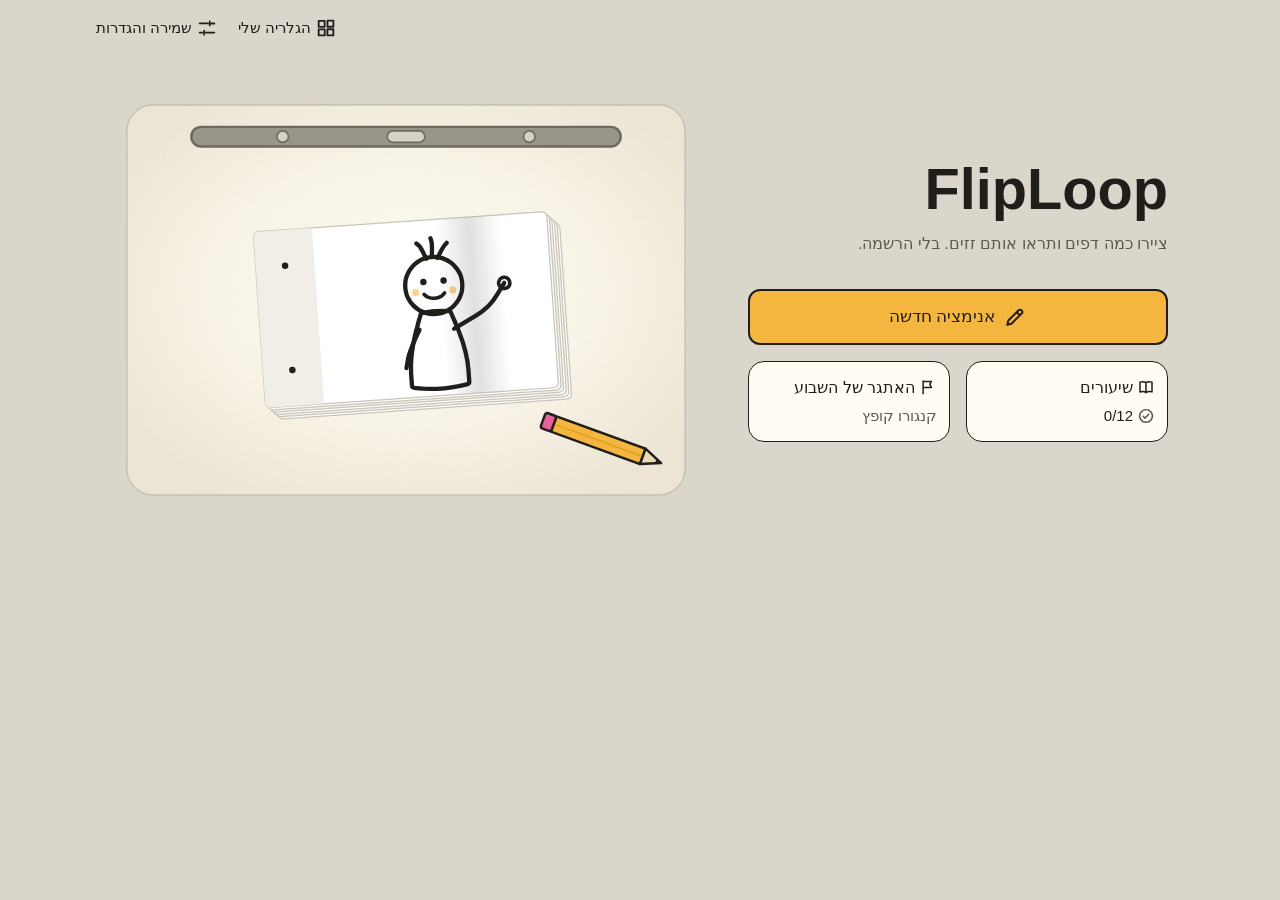
<file: site/index.html>
<!doctype html>
<html lang="he" dir="rtl" class="no-js">
<head>
  <meta charset="utf-8">
  <meta name="viewport" content="width=device-width, initial-scale=1, viewport-fit=cover">
  <!-- The same policy as the Content-Security-Policy header in _headers, minus frame-ancestors
       (a <meta> cannot carry it). Hosts without custom headers (GitHub Pages) get it from here.
       Change the three copies together (index.html, 404.html, _headers); tests/ws5.test.mjs compares them. -->
  <meta http-equiv="Content-Security-Policy" content="default-src 'self'; script-src 'self' 'sha256-0dXUpEIjyfU1AAQ4m0ayoZ0nXpY2UQUCuHsjKV94Ssk='; style-src 'self' 'unsafe-inline' https://fonts.googleapis.com; font-src https://fonts.gstatic.com; img-src 'self' blob: data:; media-src 'self' blob: data:; connect-src 'self' blob: data: https://fonts.googleapis.com https://fonts.gstatic.com; worker-src 'self'; manifest-src 'self'; object-src 'none'; base-uri 'self'; form-action 'self'">
  <title>FlipLoop · אנימציה בציור, דף אחרי דף</title>
  <meta name="description" content="ציירו כמה דפים ותראו אותם זזים. 12 שיעורי אנימציה, אתגר שבועי, ייצוא ל-GIF, לווידאו ולגיליון הדפסה. בלי הרשמה, והציורים נשמרים רק במכשיר שלכם.">
  <meta name="color-scheme" content="only light">
  <meta name="theme-color" content="#DAD6CC">
  <link rel="canonical" href="https://fliploop-app.netlify.app/">
  <meta property="og:type" content="website">
  <meta property="og:url" content="https://fliploop-app.netlify.app/">
  <meta property="og:title" content="FlipLoop">
  <meta property="og:description" content="ציירו כמה דפים ותראו אותם זזים. בלי הרשמה.">
  <meta property="og:image" content="https://fliploop-app.netlify.app/assets/og-image.png">
  <meta property="og:image:width" content="1200">
  <meta property="og:image:height" content="630">
  <meta property="og:image:alt" content="שולחן אור ועליו ספרון דפדוף עם דמות קטנה שמנופפת">
  <meta name="twitter:card" content="summary_large_image">
  <link rel="icon" href="assets/favicon.svg" type="image/svg+xml">
  <link rel="icon" href="assets/favicon.ico" sizes="32x32">
  <link rel="apple-touch-icon" href="assets/apple-touch-icon.png">
  <meta name="mobile-web-app-capable" content="yes">
  <meta name="apple-mobile-web-app-capable" content="yes">
  <meta name="apple-mobile-web-app-status-bar-style" content="default">
  <meta name="apple-mobile-web-app-title" content="FlipLoop">
  <meta name="application-name" content="FlipLoop">
  <link rel="manifest" href="manifest.webmanifest">
  <link rel="preconnect" href="https://fonts.googleapis.com">
  <link rel="preconnect" href="https://fonts.gstatic.com" crossorigin>
  <!-- Preloaded, not linked as a stylesheet: the fonts host must never hold back the first paint.
       js/fonts.js turns it into the stylesheet. tools/build-sw-manifest.mjs reads this href. -->
  <link rel="preload" as="style" href="https://fonts.googleapis.com/css2?family=Fredoka:wght@600&amp;family=Playpen+Sans+Hebrew:wght@700&amp;family=Rubik:wght@400;500;700&amp;display=swap" crossorigin>
  <noscript><link rel="stylesheet" href="https://fonts.googleapis.com/css2?family=Fredoka:wght@600&amp;family=Playpen+Sans+Hebrew:wght@700&amp;family=Rubik:wght@400;500;700&amp;display=swap" crossorigin></noscript>
  <link rel="stylesheet" href="css/style.css?v=12">
  <script type="module" src="js/fonts.js?v=12"></script>
  <script type="module" src="js/app.js?v=12"></script>
</head>
<body>
  <main id="main" class="app">
    <section class="screen screen--static">
      <div class="page home">
        <div class="home__text">
          <h1 class="display">FlipLoop</h1>
          <p class="home__subtitle muted">ציירו כמה דפים ותראו אותם זזים. בלי הרשמה.</p>
        </div>
      </div>
    </section>
  </main>
</body>
</html>
</file>
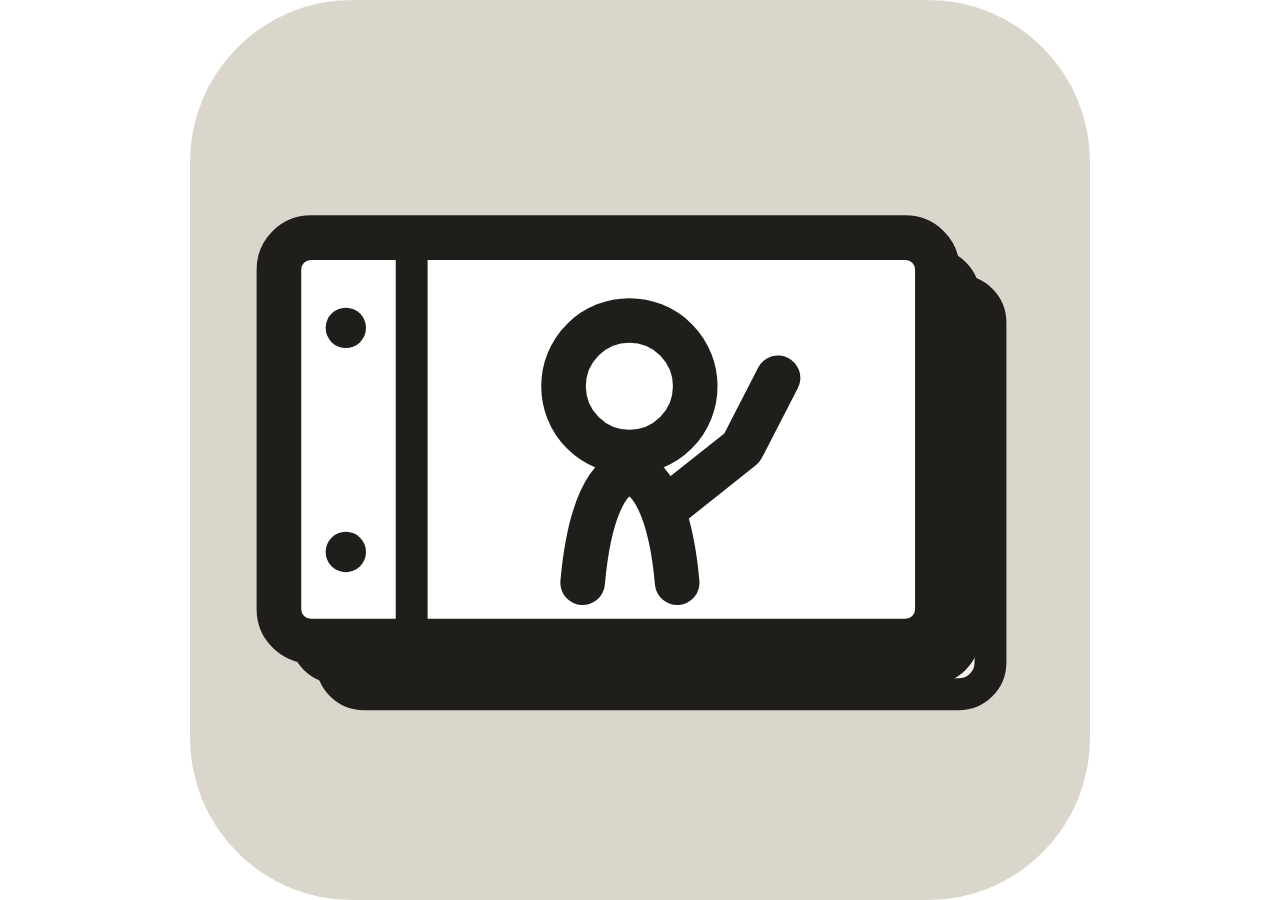
<file: tools/asset-gen.html>
<!doctype html>
<html lang="he" dir="rtl">
<head>
<meta charset="utf-8">
<title>FlipLoop asset generator</title>
<style>
  html, body { margin: 0; padding: 0; background: transparent; overflow: hidden; }
  #root { position: absolute; inset: 0; display: grid; place-items: center; }
</style>
</head>
<body>
<div id="root"></div>
<script type="module">
  // Renders one asset at the window size; headless Chrome screenshots it.
  // ?type=icon (manifest "any": rounded tile, transparent corners), ?type=maskable (full-bleed Desk,
  // glyph inside the central 80% safe zone), ?type=og (1200x630), ?type=favicon,
  // ?type=apple (180x180 apple-touch-icon: full-bleed Desk, square and fully opaque, with the glyph
  // as large as in "icon". iOS cuts the corners itself and paints any transparency black, so a
  // rounded tile with transparent corners shows dark slivers on the home screen.)
  import { lightTableSvg } from "../site/js/screens/home-art.js";
  const type = new URLSearchParams(location.search).get("type") || "icon";
  const root = document.getElementById("root");
  const rounded = type === "favicon" || type === "icon";
  const glyph = (inset) => `
    <svg xmlns="http://www.w3.org/2000/svg" viewBox="0 0 100 100" width="100%" height="100%">
      <rect width="100" height="100" fill="#DAD6CC" rx="${rounded ? 18 : 0}"/>
      <g transform="translate(50 50) scale(${inset}) translate(-50 -50)" fill="none" stroke="#1F1E1B" stroke-width="4.2" stroke-linecap="round" stroke-linejoin="round">
        <rect x="21" y="35" width="62" height="38" rx="3" fill="#F6F3EC" stroke-width="3"/>
        <rect x="18.5" y="32.5" width="62" height="38" rx="3" fill="#FFFFFF" stroke-width="3"/>
        <rect x="16" y="30" width="62" height="38" rx="3" fill="#FFFFFF"/>
        <path d="M28.5 30.2v37.6" stroke-width="3"/>
        <circle cx="22.3" cy="38.5" r="1.9" fill="#1F1E1B" stroke="none"/>
        <circle cx="22.3" cy="59.6" r="1.9" fill="#1F1E1B" stroke="none"/>
        <circle cx="49" cy="44" r="6.2"/>
        <path d="M44.6 62.5c.6-6.8 2.4-10.3 4.4-10.3s3.9 3.5 4.5 10.3"/>
        <path d="M52.8 55.2l6.8-5.4 3.4-6.6"/>
      </g>
    </svg>`;
  if (type === "og") {
    root.style.background = "#DAD6CC";
    root.innerHTML = `<div style="width:780px">${lightTableSvg()}</div>`;
    // Home light table with the flipbook on frame 4 (arm up), centred on Desk, no text.
  } else if (rounded || type === "apple") {
    root.innerHTML = glyph(1.18);
  } else {
    root.innerHTML = glyph(0.8 * 1.18);
  }
  document.body.dataset.ready = "1";
</script>
</body>
</html>
</file>
<file: site/css/style.css>
@layer reset, tokens, base, components, utilities;

/* ============ reset ============ */
@layer reset {
  *, *::before, *::after { box-sizing: border-box; }
  html, body { margin: 0; padding: 0; }
  h1, h2, h3, p, ol, ul, figure { margin: 0; padding: 0; }
  ul, ol { list-style: none; }
  button, input, select { font: inherit; color: inherit; }
  button { background: none; border: 0; padding: 0; cursor: pointer; }
  img, svg, canvas, video { display: block; max-width: 100%; }
  a { color: inherit; }
  dialog { padding: 0; border: 0; color: inherit; }
  fieldset { border: 0; margin: 0; padding: 0; min-width: 0; }
}

/* ============ tokens (Part B, paste-ready) ============ */
@layer tokens {
  :root {
    color-scheme: only light;
    --desk: #DAD6CC; --desk-rim: #C9C4B8; --glow: #FFFCF4; --glow-hover: #F3EEE2; --paper: #FFFFFF;
    --ink: #1F1E1B; --muted: #5E5A52; --disabled: #8A857B;
    --film: #1C1916; --on-film: #F1EBDD; --on-film-muted: #A89F8E; --edge-print: #C8B48A;
    --lamp: #F4B63F; --lamp-hover: #E3A21F;
    --success: #285E3C; --warn-text: #7A4B00; --warn-bg: #FBEFD3; --warn-rim: #E2C98F; --error: #B3261E;
    --onion-prev: #E0403A; --onion-next: #2F6BDB; --onion-a1: .30; --onion-a2: .15;
    --font-display: "Fredoka", "Rubik", "Segoe UI", "Arial Hebrew", sans-serif; /* Hebrew headings, print letterforms */
    --font-wordmark: "Playpen Sans Hebrew", "Rubik", "Segoe UI", sans-serif; /* Latin "FlipLoop" only */
    --fw-display: 600;
    --font-ui: "Rubik", "Segoe UI", "Arial Hebrew", "Noto Sans Hebrew", Arial, sans-serif;
    --fs-caption: .8125rem; --fs-body: 1rem; --fs-h3: 1.25rem; --fs-h2: 1.5625rem;
    --fs-h1: clamp(1.563rem, 1.43rem + .563vw, 1.953rem);
    --fs-display: clamp(2.438rem, 1.953rem + 2.066vw, 3.813rem);
    --lh-body: 1.7; --lh-head: 1.25; --lh-ui: 1.3;
    --s-4: 4px; --s-8: 8px; --s-16: 16px; --s-24: 24px; --s-32: 32px; --s-48: 48px; --s-64: 64px;
    --r-canvas: 4px; --r-control: 12px; --r-card: 16px; --r-sheet: 20px; --r-pill: 999px;
    --shadow-lift: 0 1px 2px rgba(28,25,22,.12), 0 4px 12px rgba(28,25,22,.10);
    --ease-enter: cubic-bezier(0,0,0,1); --ease-exit: cubic-bezier(.3,0,1,1);
    --ease-emph: cubic-bezier(.05,.7,.1,1);
    --t-press: 100ms; --t-state: 200ms; --t-sheet: 300ms; --t-focal: 240ms;
    --strip-h: 72px; --cell-w: 72px; --thumb-w: 64px; --thumb-h: 48px;
    --hole-w: 6px; --hole-h: 8px; --hole-pitch: 12px; --tool: 48px; --topbar: 48px; --playbar: 56px;
    --safe-b: env(safe-area-inset-bottom, 0px);
    --shade: 44px; --shade-h: 40px;
    --safe-t: env(safe-area-inset-top, 0px); --safe-l: env(safe-area-inset-left, 0px); --safe-r: env(safe-area-inset-right, 0px);
    --holes: url("data:image/svg+xml,%3Csvg xmlns='http://www.w3.org/2000/svg' width='12' height='8'%3E%3Crect x='3' y='0' width='6' height='8' rx='1.5' fill='%23DAD6CC'/%3E%3C/svg%3E");
  }
}

/* ============ base ============ */
@layer base {
  /* overscroll none: the Editor page does not scroll, so on Android a stray downward drag outside
     the canvas armed pull-to-refresh and reloaded the page in the middle of a drawing (J1 b). */
  html { -webkit-text-size-adjust: 100%; overscroll-behavior-y: none; }
  body {
    background: var(--desk); color: var(--ink);
    font: 400 var(--fs-body)/var(--lh-body) var(--font-ui); letter-spacing: 0;
    min-height: 100dvh; overflow-x: hidden; overscroll-behavior-y: none;
  }
  :focus-visible { outline: 3px solid var(--ink); outline-offset: 2px; }
  .film :focus-visible { outline-color: var(--lamp); }
  h1, h2, h3 { line-height: var(--lh-head); font-weight: 500; }
  .display { font: 700 var(--fs-display)/1.1 var(--font-wordmark); }
  .screen-h1 { font: var(--fw-display) var(--fs-h1)/var(--lh-head) var(--font-display); }
  .screen-h1:focus { outline: none; }
  .h2 { font-size: var(--fs-h2); font-weight: 500; }
  .h3 { font-size: var(--fs-h3); font-weight: 500; }
  .muted { color: var(--muted); }
  .small { font-size: var(--fs-caption); line-height: 1.5; }
  .num { font-variant-numeric: tabular-nums; direction: ltr; unicode-bidi: isolate; }
  .num-mix { font-variant-numeric: tabular-nums; }
  a { text-underline-offset: 3px; }
  input[type="text"] { font-size: 16px; }
}

/* ============ components ============ */
@layer components {
  /* ---- shell ---- */
  /* Safe areas (notch, home indicator, landscape side insets), mostly visible in the installed app.
     env() insets are physical, so these stay physical on purpose. */
  .app { min-height: 100dvh; padding: var(--safe-t) var(--safe-r) 0 var(--safe-l); }
  .screen { min-height: calc(100dvh - var(--safe-t)); display: flex; flex-direction: column; }
  .page { width: 100%; max-width: 1120px; margin-inline: auto; padding: var(--s-24) var(--s-16) var(--s-48); display: flex; flex-direction: column; gap: var(--s-16); }
  .pad { padding: var(--s-16); }
  @media (min-width: 768px) { .page { padding-inline: var(--s-24); } }
  @media (min-width: 1024px) { .page { padding: var(--s-48) var(--s-32) var(--s-64); } }

  .site-header { display: flex; align-items: center; justify-content: space-between; gap: var(--s-8); min-height: 56px; padding: 0 var(--s-8); max-width: 1120px; width: 100%; margin-inline: auto; }
  /* wraps: at 200% text the two Home links are wider than a phone, and the second one was pushed off screen */
  .site-header__nav { display: flex; flex-wrap: wrap; justify-content: flex-end; gap: var(--s-4); margin-inline-start: auto; }
  .wordmark { display: inline-flex; align-items: center; min-height: 44px; font: 700 1.5625rem/1 var(--font-wordmark); text-decoration: none; padding: var(--s-8); }
  .wordmark[hidden], .nav-link[hidden] { display: none; }
  /* Install link (PWA pass): icon only on narrow phones, so the three Home links stay one line each. */
  .nav-link { white-space: nowrap; }
  @media (max-width: 419px) {
    .nav-link--install span { position: absolute; width: 1px; height: 1px; overflow: hidden; clip-path: inset(50%); white-space: nowrap; }
  }
  @media (max-width: 359px) { .site-header .nav-link--install { display: none; } } /* no room; Settings still offers install */
  .site-header--screen .wordmark { margin-inline-start: auto; }
  .nav-link, .back { display: inline-flex; align-items: center; gap: var(--s-4); min-height: 44px; min-width: 44px; padding: 0 var(--s-8); border-radius: var(--r-control); text-decoration: none; font-weight: 500; font-size: .9375rem; }
  .nav-link:hover, .back:hover { background: var(--glow-hover); }
  .nav-link:active, .back:active { transform: translateY(1px); }
  [dir="rtl"] .icon--flip-rtl { transform: scaleX(-1); }
  .icon { flex: 0 0 auto; max-width: none; }

  /* ---- buttons ---- */
  .btn { display: inline-flex; align-items: center; justify-content: center; gap: var(--s-8); min-height: 48px; padding: 0 var(--s-24); border-radius: var(--r-control); font: 500 1.0625rem/1.2 var(--font-ui); text-decoration: none; transition: background-color 150ms, transform var(--t-press); text-align: center; }
  .btn:active { transform: translateY(1px); }
  .btn--primary { background: var(--lamp); color: var(--ink); border: 2px solid var(--ink); min-height: 56px; }
  .btn--primary:hover { background: var(--lamp-hover); }
  .btn--secondary { background: var(--glow); color: var(--ink); border: 1.5px solid var(--ink); }
  .btn--secondary:hover { background: var(--glow-hover); }
  .btn--tertiary { min-height: 44px; padding: 0 var(--s-8); text-decoration: underline; color: var(--ink); background: none; }
  .btn--danger { background: var(--error); color: #fff; border: 2px solid var(--error); }
  .btn--compact { min-height: 44px; padding: 0 var(--s-16); font-size: .9375rem; } /* 44: every tap target (R33) */
  .btn--block { width: 100%; }
  .btn--sheet { min-height: 48px; width: 100%; }
  .btn--hero { width: 100%; }
  .btn:disabled, .btn[aria-disabled="true"] { background: var(--desk); border: 1.5px dashed var(--disabled); color: var(--disabled); cursor: not-allowed; transform: none; }
  .btn--on-error { background: #fff; color: var(--error); border: 0; }
  .icon-btn { display: inline-grid; place-items: center; min-width: 44px; min-height: 44px; border-radius: var(--r-control); }
  .icon-btn:hover { background: var(--glow-hover); }
  .icon-btn:active { transform: scale(.94); }
  /* stretch: buttons in one row share one height, a 48px secondary beside a 56px primary grows (R36) */
  .row-actions { display: flex; flex-wrap: wrap; gap: var(--s-8); align-items: stretch; }
  .import-wrap { display: flex; }
  .import-wrap .btn { flex: 1 1 auto; }
  .chip { display: inline-flex; align-items: center; padding: 2px var(--s-8); border-radius: var(--r-pill); font-size: var(--fs-caption); font-weight: 500; line-height: 1.4; }
  .chip--ink { background: var(--ink); color: var(--glow); }
  .chip--outline { border: 1px solid var(--ink); }
  .pill { display: inline-block; padding: 2px var(--s-8); border-radius: var(--r-pill); font-size: var(--fs-caption); font-weight: 500; }
  .pill--lamp { background: var(--lamp); color: var(--ink); }
  .card { background: var(--glow); border: 1px solid var(--desk-rim); border-radius: var(--r-card); padding: var(--s-16); display: flex; flex-direction: column; gap: var(--s-12, 12px); }
  .card--center { max-width: 420px; margin: var(--s-48) auto; text-align: center; align-items: center; }
  .not-found { padding: var(--s-16); }

  /* ---- banners ---- */
  .banner { display: grid; grid-template-columns: auto 1fr; gap: var(--s-8) var(--s-16); align-items: start; padding: var(--s-16); border-radius: var(--r-card); position: relative; }
  .banner--warn { background: var(--warn-bg); border: 1px solid var(--warn-rim); color: var(--warn-text); }
  .banner--glow { background: var(--glow); border: 1px solid var(--desk-rim); }
  .banner__icon { margin-top: 2px; }
  .banner__text { display: flex; flex-direction: column; gap: 2px; padding-inline-end: 36px; }
  .banner__text p { font-size: .9375rem; line-height: 1.5; }
  .banner .btn { grid-column: 2; justify-self: start; }
  .banner__dismiss { position: absolute; inset-inline-end: 4px; top: 4px; }
  .banners { display: flex; flex-direction: column; gap: var(--s-8); }
  .banners:empty { display: none; }

  /* ---- home ---- */
  .home { gap: 0; padding-top: var(--s-8); }
  .home__text { display: flex; flex-direction: column; gap: var(--s-8); }
  .home__subtitle { font-size: 1rem; }
  .home__table { margin-top: var(--s-24); }
  /* The flipbook is a pause / play toggle (R37): the whole art is the button. */
  .home__table--toggle { position: relative; display: block; width: 100%; border-radius: var(--r-card); }
  /* bottom corner at the end side: the one empty spot of the table (the peg bar is on top, the pencil at the other bottom corner) */
  .home__paused { position: absolute; bottom: 12px; inset-inline-end: 12px; width: 32px; height: 32px; display: none; place-items: center; border-radius: 50%; background: var(--ink); color: var(--glow); }
  .home__table--toggle.is-paused .home__paused { display: grid; }
  .light-table { width: 100%; height: auto; }
  .home__actions { display: flex; flex-direction: column; gap: var(--s-16); margin-top: var(--s-32); }
  .home__cards { display: grid; grid-template-columns: 1fr 1fr; gap: var(--s-16); }
  /* 360px phones: 8px gutter gives each card 160px, so "האתגר של השבוע" (141px with icon) stays one line */
  @media (max-width: 374px) { .home__cards { gap: var(--s-8); } }
  /* 12px inside a 16px radius, like the other cards. Under 390px the inline padding stays 8px:
     "האתגר של השבוע" with its icon is 141px and a 360px phone gives the card 160px. */
  .home-card { display: flex; flex-direction: column; justify-content: center; gap: 2px; min-height: 72px; padding: 12px; background: var(--glow); border: 1.5px solid var(--ink); border-radius: var(--r-card); text-decoration: none; transition: background-color 150ms; }
  @media (max-width: 389px) { .home-card { padding-inline: var(--s-8); } }
  .home-card:hover { background: var(--glow-hover); }
  .home-card:active { transform: translateY(1px); }
  .home-card__title { display: flex; align-items: center; gap: var(--s-4); font-weight: 500; }
  .home-card__meta { display: flex; align-items: center; gap: var(--s-4); font-size: .9375rem; }
  /* The stamp glyph means "completed" on the Lessons path: Muted at 0/12, Success from the first stamp. */
  .home-card__meta .icon { color: var(--muted); }
  .home-card__meta--done .icon { color: var(--success); }
  .home__continue:empty, .home__w1:empty { display: none; }
  .home__w1 { margin-top: var(--s-8); }
  @media (min-width: 1024px) {
    .home { display: grid; grid-template-columns: 5fr 7fr; grid-template-areas: "text table" "actions table"; column-gap: var(--s-48); align-items: center; padding-top: var(--s-48); }
    .home__text { grid-area: text; align-self: end; }
    .home__table { grid-area: table; max-width: 560px; margin: 0; justify-self: center; width: 100%; }
    .home__actions { grid-area: actions; align-self: start; }
  }
  /* Landscape phone (R32): the same two columns, so the primary action is on the first screen.
     Text and actions take the wider column (two cards side by side need about 340px). */
  @media (orientation: landscape) and (max-height: 500px) and (max-width: 1023px) {
    .home { display: grid; grid-template-columns: minmax(0, 3fr) minmax(0, 2fr); grid-template-areas: "text table" "actions table"; column-gap: var(--s-24); align-items: start; padding-top: 0; padding-bottom: var(--s-16); }
    .home__text { grid-area: text; }
    .home__table { grid-area: table; margin: 0; align-self: start; }
    .home__actions { grid-area: actions; margin-top: var(--s-16); }
  }

  /* ---- editor shell ---- */
  .screen--editor { height: calc(100dvh - var(--safe-t)); min-height: 0; overflow: hidden; }
  .editor-loading { flex: 1; display: flex; flex-direction: column; justify-content: flex-end; gap: var(--s-16); padding-top: var(--s-16); text-align: center; }
  .skeleton-strip { display: flex; gap: 8px; height: var(--strip-h); padding: 12px 8px; background: var(--film) var(--holes) repeat-x 0 0 / 12px 8px; overflow: hidden; }
  .skeleton-cell { flex: 0 0 64px; height: 48px; border-radius: 2px; background: #2E2A25; animation: skeleton 1.2s ease-in-out infinite alternate; }
  @keyframes skeleton { to { background: #3B362F; } }
  .topbar { display: flex; align-items: center; gap: var(--s-4); height: var(--topbar); padding: 0 var(--s-8); flex: 0 0 auto; }
  .topbar > .back, .topbar > .btn, .topbar > .save-status { flex: 0 0 auto; }
  .topbar--plain { max-width: 1120px; width: 100%; margin-inline: auto; }
  .topbar__title { flex: 1 1 auto; min-width: 0; height: 44px; border: 1px solid transparent; border-radius: var(--r-control); background: transparent; padding: 0 var(--s-8); font: 500 16px/1 var(--font-ui); text-overflow: ellipsis; }
  .topbar__title:hover { border-color: var(--desk-rim); }
  /* From 768px the field is as wide as a name needs (about 28 characters), not the whole bar
     (it lit up as a 780px input for a 14-character name); status and Export stay at the end. */
  @media (min-width: 768px) {
    .topbar__title { flex: 0 1 calc(28ch + 2 * var(--s-8)); }
    .topbar > .save-status { margin-inline-start: auto; }
  }
  /* Under 400px Export goes icon-only (its aria-label names it) so the title field gets ~150px. */
  @media (max-width: 399px) {
    .topbar__export { min-width: 44px; padding: 0 var(--s-8); justify-content: center; }
    .topbar__export-label { display: none; }
    /* A lesson's title is longer than a free one ("שיעור 6: האצה והאטה" was cut at 320px). In a
       lesson the Back link is its arrow only here (its aria-label names it), and the field gives
       up 2px of padding a side. Ten of the twelve titles then fit from 320px up; lessons 4 and 5
       are longer than any phone's bar and keep their ellipsis. */
    .topbar__title { padding-inline: 6px; }
    .editor--lesson > .topbar > .back { justify-content: center; padding: 0; }
    .editor--lesson > .topbar > .back > span { position: absolute; width: 1px; height: 1px; overflow: hidden; clip-path: inset(50%); white-space: nowrap; }
  }
  .topbar__title:focus { background: var(--glow); border-color: var(--ink); outline: none; }
  .save-status { display: inline-flex; align-items: center; gap: 4px; min-height: 44px; padding: 0 var(--s-4); font-size: var(--fs-caption); font-weight: 500; color: var(--muted); white-space: nowrap; }
  .save-status--saved { color: var(--success); }
  .save-status--failed { color: var(--error); cursor: pointer; }
  .save-status:disabled { cursor: default; }
  /* Under 360px the status is its icon only; the words stay for screen readers (R39). */
  @media (max-width: 359px) {
    .save-status { min-width: 28px; justify-content: center; }
    .save-status--failed { min-width: 44px; } /* in this state it is a control (it leads to the red strip) */
    .save-status__btn { min-width: 44px; justify-content: center; } /* the button itself is the 44px target, not only its wrapper */
    .save-status > span, .save-status__btn > span { position: absolute; width: 1px; height: 1px; overflow: hidden; clip-path: inset(50%); white-space: nowrap; }
  }
  .w2-strip { display: flex; align-items: center; gap: var(--s-8); min-height: 32px; padding: 0 var(--s-16); background: var(--warn-bg); color: var(--warn-text); font-size: var(--fs-caption); font-weight: 500; flex: 0 0 auto; }
  .w2-strip[hidden], .w3-strip[hidden] { display: none; }
  .w2-strip__action { position: relative; margin-inline-start: auto; min-height: 32px; display: inline-flex; align-items: center; padding: 0 var(--s-8); font-weight: 500; }
  .w2-strip__action::before { content: ""; position: absolute; inset: -6px 0; } /* 44px hit area on a 32px strip */
  .w3-strip { display: flex; align-items: center; gap: var(--s-8); padding-block: var(--s-4); padding-inline: var(--s-16) var(--s-8); background: var(--error); color: #fff; font-size: .875rem; line-height: 1.35; font-weight: 500; flex: 0 0 auto; }
  .w3-strip__text { flex: 1; }
  .goal-strip { display: flex; align-items: center; gap: var(--s-8); min-height: 40px; margin: var(--s-8) var(--s-16) 0; padding: 0 var(--s-8); background: var(--glow); border: 1px solid var(--desk-rim); border-radius: var(--r-control); flex: 0 0 auto; }
  /* Wraps instead of ending in "…": a cut goal or hint is a lost instruction (narrow phones, large text). */
  .goal__text { flex: 1; min-width: 0; font-size: .875rem; font-weight: 500; line-height: 1.35; }
  /* fps numbers follow the text size only up to 20px, so "12" and "24" never touch at 200% text. */
  .fps-btn { font-size: min(1rem, 20px); }
  .goal__progress { font-size: var(--fs-caption); color: var(--muted); white-space: nowrap; }
  /* "התרגיל" button: opens the lesson steps (sheet on phone, anchored popover 1024-1279). Critic F3. */
  .goal__steps { position: relative; z-index: 1; display: inline-flex; align-items: center; gap: var(--s-4); height: 32px; padding-block: 0; padding-inline: 12px 10px; border: 1.5px solid var(--ink); border-radius: var(--r-pill); background: var(--glow); color: var(--ink); font: 500 .8125rem/1 var(--font-ui); white-space: nowrap; flex: 0 0 auto; }
  .goal__steps::before { content: ""; position: absolute; inset: -7.5px -5.5px; } /* 44px hit area: the inset is measured from the padding box, so 29 + 15 (it was 41); z-index 1 lifts it over the goal text and the editor body */
  .goal__steps:hover { background: var(--glow-hover); }
  .goal__steps:active { transform: translateY(1px); }
  .steps.lesson-steps__list { font-size: .9375rem; line-height: 1.6; margin: 0 0 var(--s-8); }
  /* Under 768 every lesson goal strip is 2 rows: chip + goal on row 1; counter, steps button
     (and the hints switch on hint lessons) on row 2. */
  @media (max-width: 767px) {
    .goal-strip { display: grid; grid-template-columns: auto 1fr auto; grid-template-areas: "chip goal goal" "prog . steps"; column-gap: var(--s-8); row-gap: 0; padding: var(--s-4) var(--s-8); }
    .goal-strip--hints { grid-template-columns: auto 1fr auto auto; grid-template-areas: "chip goal goal goal" "prog . steps switch"; padding: var(--s-4) var(--s-8) 0; }
    .goal-strip > .chip { grid-area: chip; }
    .goal-strip > .goal__text { grid-area: goal; }
    .goal-strip > .goal__progress { grid-area: prog; }
    .goal-strip > .goal__steps { grid-area: steps; }
    .goal-strip > .switch { grid-area: switch; }
  }
  @media (min-width: 1280px) { .goal__steps { display: none; } }
  /* Desktop 1280+: the steps card sits between the canvas and the panel, always visible. */
  .lesson-steps { display: none; }
  @media (min-width: 1280px) {
    .editor--lesson .editor__body { grid-template-columns: 72px minmax(0, 1fr) 280px 240px; grid-template-areas: "rail canvas steps panel"; }
    .lesson-steps { grid-area: steps; display: flex; flex-direction: column; gap: var(--s-8); padding: var(--s-16); background: var(--glow); border: 1px solid var(--desk-rim); border-radius: var(--r-card); align-self: start; max-height: 100%; overflow-y: auto; }
    .lesson-steps .lesson-steps__list { font-size: .875rem; line-height: 1.6; margin: 0; }
  }
  .is-playing .lesson-steps { opacity: .4; pointer-events: none; transition: opacity 160ms var(--ease-exit); }

  .editor__body { flex: 1 1 auto; min-height: 0; display: flex; flex-direction: column; gap: var(--s-8); padding-top: var(--s-8); }
  /* Centred in the free height: on phones taller than the 667px design height the spare
     space splits above and below the canvas instead of pooling under the top bar. */
  .editor__canvas { flex: 1 1 auto; min-height: 0; display: flex; align-items: center; justify-content: center; padding: 0 var(--s-16); }
  .panel { display: none; }

  /* ---- stage ---- */
  .stage { position: relative; width: 343px; aspect-ratio: var(--aspect, 4 / 3); max-width: 100%; background: var(--paper); border: 1px solid var(--desk-rim); border-radius: var(--r-canvas);
    box-shadow: 0 0 0 8px rgba(255, 252, 244, .7); transition: box-shadow 200ms var(--ease-enter); }
  .stage__layer { position: absolute; inset: 0; width: 100%; height: 100%; border-radius: var(--r-canvas); }
  .stage__display { touch-action: none; cursor: crosshair; }
  .stage--move .stage__display { cursor: move; }
  .stage__onion { transition: opacity 200ms var(--ease-enter) 80ms; }
  .stage__lock { position: absolute; top: 6px; inset-inline-start: 6px; width: 24px; height: 24px; display: grid; place-items: center; border-radius: var(--r-pill); background: var(--ink); color: var(--glow); pointer-events: none; }
  .stage__lock[hidden] { display: none; }
  /* Shared element (Part B, page transitions): the Gallery thumbnail of the card being opened
     grows into the Editor canvas. Motion only; reduced motion skips view transitions. */
  @media (prefers-reduced-motion: no-preference) {
    .stage, .project-card.is-opening .project-card__thumb { view-transition-name: vt-canvas; }
  }

  /* ---- tools ---- */
  .tools { flex: 0 0 auto; padding: 0 var(--s-16); transition: opacity 200ms var(--ease-enter); }
  .tools__row { display: flex; justify-content: space-between; }
  .tools__gap { display: none; }
  .tool-key { width: 49px; height: 56px; display: flex; flex-direction: column; align-items: center; justify-content: center; gap: 2px; border-radius: var(--r-control); background: var(--glow); color: var(--ink); transition: background-color 150ms, transform var(--t-press); }
  .tool-key:hover { background: var(--glow-hover); }
  .tool-key:active { transform: scale(.94); }
  .tool-key[aria-pressed="true"], .tool-key.is-move { background: var(--ink); color: var(--glow); }
  .tool-key:disabled { color: var(--disabled); cursor: default; transform: none; }
  .tool-key__label { font-size: 13px; line-height: 1; font-weight: 500; white-space: nowrap; } /* 13px: the caption floor (R35) */
  .tool-key--desktop { display: none; }
  .color-dot { width: 24px; height: 24px; border-radius: 50%; background: var(--swatch, #1F1E1B); border: 2px solid var(--ink); box-shadow: inset 0 0 0 2px var(--glow); }

  /* ---- film strip (signature detail) ---- */
  .frames { flex: 0 0 auto; }
  .strip { position: relative; height: var(--strip-h); background: var(--film); user-select: none; -webkit-user-select: none; }
  .strip__scroller { height: 100%; overflow-x: auto; overflow-y: hidden; scroll-snap-type: x proximity; scrollbar-width: none; overscroll-behavior-x: contain; }
  .strip__scroller::-webkit-scrollbar { display: none; }
  /* While a frame is being dragged the strip must not snap: a snapped cell that moves would pull the strip along with it. */
  .strip.is-dragging .strip__scroller { overflow-x: hidden; scroll-snap-type: none; }
  .strip__track { display: flex; align-items: stretch; height: 100%; width: max-content; background: var(--holes) repeat-x 0 0 / var(--hole-pitch) var(--hole-h), var(--holes) repeat-x 0 100% / var(--hole-pitch) var(--hole-h); will-change: transform; }
  .strip__lead { flex: 0 0 auto; }
  .cell { position: relative; flex: 0 0 var(--cell-w); width: var(--cell-w); height: 100%; scroll-snap-align: center; touch-action: pan-x; border-inline: 0; }
  /* Keyboard focus: an inset ring around the whole cell, so the 72px scroller cannot clip it,
     in On-film, so it never reads as the Lamp "current" outline around the thumbnail. */
  .cell:focus-visible { outline: 3px solid transparent; outline-offset: -3px; } /* transparent: forced-colours mode still paints it */
  .cell:focus-visible::before { content: ""; position: absolute; inset: 0; z-index: 3; border: 3px solid var(--on-film); pointer-events: none; }
  .cell__thumb { position: absolute; top: 12px; left: 4px; width: var(--thumb-w); height: var(--thumb-h); background: var(--paper); border-radius: 1px; transition: transform var(--t-press); }
  @media (hover: hover) {
    .cell:not(.cell--add, .is-current):hover .cell__thumb { outline: 1px solid var(--on-film-muted); outline-offset: 1px; }
    .cell.is-current:hover .cell__thumb { outline-color: var(--lamp-hover); }
  }
  .cell:not(.cell--add):active .cell__thumb { transform: scale(.96); }
  /* Current frame: 2px Lamp outline and a soft Lamp glow. The clip keeps both within 4px of
     the thumbnail: inside the cell, clear of the neighbours and of the sprocket holes. */
  .cell.is-current .cell__thumb { outline: 2px solid var(--lamp); outline-offset: 0; box-shadow: 0 0 3px 2px rgba(244, 182, 63, .7); clip-path: inset(-4px); }
  /* The thumbnail is a canvas, which paints over its own inset shadow, so the dashed
     lesson-blank border sits on an overlay above it. */
  .cell--blank::after { content: ""; position: absolute; top: 12px; left: 4px; width: var(--thumb-w); height: var(--thumb-h); box-sizing: border-box; border: 1.5px dashed var(--disabled); border-radius: 1px; pointer-events: none; }
  .cell__edge { position: absolute; bottom: 0; left: 4px; height: 12px; line-height: 12px; padding: 0 3px; background: var(--film); color: var(--edge-print); font-size: 11px; font-weight: 500; transition: color 400ms, text-shadow 400ms; }
  .cell__edge.is-lit { color: var(--lamp); text-shadow: 0 0 6px rgba(244, 182, 63, .8); transition: color 60ms, text-shadow 60ms; }
  .cell__hold { position: absolute; top: 14px; right: 6px; padding: 0 5px; border-radius: var(--r-pill); background: var(--lamp); color: var(--ink); font: 700 11px/16px var(--font-ui); }
  .cell__hold[hidden], .cell__lock[hidden] { display: none; }
  .cell__lock { position: absolute; top: 14px; left: 6px; width: 20px; height: 20px; display: grid; place-items: center; border-radius: 50%; background: var(--ink); color: var(--glow); }
  .cell--add { display: grid; place-items: center; }
  .cell--add[hidden] { display: none; }
  .cell__plus { width: 56px; height: 44px; display: grid; place-items: center; border: 1.5px dashed var(--on-film); border-radius: var(--r-canvas); color: var(--on-film); transition: transform var(--t-press); }
  .cell--add[aria-disabled="true"] { cursor: not-allowed; }
  .cell--add[aria-disabled="true"] .cell__plus { border-color: var(--on-film-muted); color: var(--on-film-muted); opacity: .6; }
  .cell--add:not([aria-disabled="true"]):hover .cell__plus { background: rgba(241, 235, 221, .08); }
  .cell--add:not([aria-disabled="true"]):active .cell__plus { transform: scale(.96); }
  /* Frame counter and the 100 / 119 / 120 notice: pinned in the top edge band (the 12px above
     the thumbnails), outside the scrolling track, so they read at any scroll position and
     cover no thumbnail. The box is right-to-left: the count comes first, then the notice. */
  .strip__counter { position: absolute; top: 0; right: 0; z-index: 2; display: flex; align-items: center; gap: 6px; height: 12px; padding-inline: 6px; border-end-end-radius: var(--r-canvas); background: var(--film); color: var(--edge-print); font-size: 11px; font-weight: 500; line-height: 12px; white-space: nowrap; pointer-events: none; transition: opacity 160ms var(--ease-exit); }
  .strip__counter--warn .strip__count { color: var(--on-film); }
  .strip__counter[hidden], .strip__w4[hidden] { display: none; }
  .strip__w4 { padding: 0 6px; border-radius: var(--r-pill); background: var(--warn-bg); color: var(--warn-text); font-weight: 700; }
  .cell.is-new { animation: cell-grow 200ms var(--ease-enter); }
  @keyframes cell-grow { from { flex-basis: 0; width: 0; opacity: 0; } }
  .cell.is-lifted { z-index: 3; transform: scale(1.05); box-shadow: var(--shadow-lift); background: var(--film); }
  .cell.is-pulsing .cell__thumb { animation: lamp-pulse 500ms ease-in-out 2; }
  @keyframes lamp-pulse { 50% { box-shadow: 0 0 0 5px var(--lamp); } }
  .strip__insert { position: absolute; top: 6px; bottom: 6px; left: 0; width: 2px; background: var(--lamp); pointer-events: none; }
  .strip__insert[hidden] { display: none; }
  .strip__gate { position: absolute; left: 50%; top: 8px; width: 76px; height: 56px; margin-left: -38px; border: 3px solid var(--lamp); border-radius: var(--r-canvas); pointer-events: none;
    opacity: 0; transform: scale(1.15); transition: opacity 160ms var(--ease-exit), transform 0s linear 160ms; }
  .strip__gate-label { position: absolute; top: -9px; left: 50%; transform: translateX(-50%); padding: 0 6px; border-radius: var(--r-pill); background: var(--lamp); color: var(--ink); font: 700 11px/15px var(--font-ui); white-space: nowrap; }
  .strip__dim { position: absolute; inset: 0; pointer-events: none; opacity: 0; transition: opacity 160ms var(--ease-exit);
    background: linear-gradient(to right, rgba(28,25,22,.45) calc(50% - 38px), transparent calc(50% - 38px), transparent calc(50% + 38px), rgba(28,25,22,.45) calc(50% + 38px)); }

  /* ---- playback bar (LTR island) ---- */
  .playbar { display: flex; align-items: center; justify-content: space-between; gap: 4px; min-height: calc(var(--playbar) + var(--safe-b)); padding: 0 var(--s-8) var(--safe-b); background: var(--film); color: var(--on-film); flex: 0 0 auto; border-top: 1px solid #2E2A25; }
  .film__btn { color: var(--on-film); min-width: 44px; min-height: 44px; display: inline-flex; align-items: center; justify-content: center; gap: 6px; border-radius: var(--r-control); }
  .film__btn:hover { background: rgba(241, 235, 221, .08); }
  .film__btn[aria-disabled="true"] { color: var(--on-film-muted); opacity: .45; background: none; cursor: default; transform: none; }
  .mode-btn { transition: background-color 150ms, transform var(--t-press); }
  .mode-btn:active { background: rgba(241, 235, 221, .16); transform: scale(.96); }
  .play-wrap { display: flex; align-items: center; gap: var(--s-8); }
  /* A true circle on every size: a 56px circle cannot sit inside the 56px bar (fix round R26). */
  .play-btn { width: 48px; height: 48px; border-radius: var(--r-pill); background: var(--lamp); color: var(--ink); box-shadow: 0 0 0 2px var(--ink), 0 0 0 3px rgba(241,235,221,.25); display: grid; place-items: center; transition: background-color 150ms; }
  .play-btn:hover { background: var(--lamp-hover); }
  .play-btn[aria-disabled="true"] { background: #3B362F; color: var(--on-film-muted); cursor: not-allowed; }
  .play-btn.is-pressed { animation: press 100ms var(--ease-enter); }
  @keyframes press { 50% { transform: scale(.94); } }
  .play-label { display: none; font-weight: 500; font-size: .9375rem; }
  .fps { display: flex; border-radius: var(--r-control); overflow: hidden; border: 1px solid #3B362F; }
  .fps-btn { width: 44px; height: 44px; color: var(--on-film); font-weight: 500; transition: background-color 150ms, transform var(--t-press); }
  .fps-btn[aria-pressed="true"] { background: var(--lamp); color: var(--ink); }
  @media (hover: hover) {
    .fps-btn:hover { background: rgba(241, 235, 221, .08); }
    .fps-btn[aria-pressed="true"]:hover { background: var(--lamp-hover); }
  }
  .fps-btn:active { background: rgba(241, 235, 221, .16); transform: scale(.94); }
  .fps-btn[aria-pressed="true"]:active { background: var(--lamp-hover); }
  .mode-btn__label { display: none; font-size: .875rem; }

  /* ---- playing state (choreography, Part B) ---- */
  .is-playing .stage__onion { opacity: 0; transition: opacity 180ms var(--ease-exit); }
  .is-playing .tools, .is-playing .topbar__title, .is-playing .topbar .btn, .is-playing .save-status, .is-playing .goal-strip, .is-playing .panel { opacity: .4; pointer-events: none; transition: opacity 160ms var(--ease-exit); }
  /* The lamp: the cream halo stays and an amber glow comes up around it (fix round R27). */
  .is-playing .stage { box-shadow: 0 0 0 8px rgba(255, 252, 244, .7), 0 0 28px 10px rgba(244, 182, 63, .45); transition: box-shadow var(--t-focal) var(--ease-enter) 60ms; }
  /* First Play: the lamp catches. The amber drops to .28 for 40ms, twice, as clean steps. */
  .is-playing.glow-catch .stage { transition: none; }
  .is-playing.glow-dip .stage { box-shadow: 0 0 0 8px rgba(255, 252, 244, .7), 0 0 28px 10px rgba(244, 182, 63, .28); }
  .is-playing .stage__display { cursor: pointer; }
  .strip.is-playing .strip__scroller { overflow-x: hidden; scroll-snap-type: none; }
  .strip.is-playing .strip__counter { opacity: 0; } /* the gate label counts frames during Play */
  .strip.is-playing .strip__gate { opacity: 1; transform: scale(1); transition: opacity var(--t-focal) var(--ease-emph) 120ms, transform var(--t-focal) var(--ease-emph) 120ms; }
  .strip.is-playing .strip__dim { opacity: 1; transition: opacity var(--t-focal) var(--ease-emph) 120ms; }
  .strip.is-playing .cell.is-current .cell__thumb { outline-color: transparent; box-shadow: none; }
  .strip.is-playing .cell.is-showing .cell__thumb { outline: 2px solid var(--lamp); outline-offset: 0; box-shadow: 0 0 3px 2px rgba(244, 182, 63, .7); clip-path: inset(-4px); }
  .is-exporting .editor__body, .is-exporting .frames, .is-exporting .playbar { pointer-events: none; }

  /* ---- desktop editor ---- */
  @media (min-width: 768px) {
    .play-label, .mode-btn__label { display: inline; }
    .playbar { justify-content: center; gap: var(--s-16); }
  }
  @media (min-width: 1024px) {
    /* minmax(0, 1fr) + min-width 0: the canvas column may shrink below the stage's current
       width, so a live window shrink fires the ResizeObserver and fitStage() re-fits */
    .editor__body { display: grid; grid-template-columns: 72px minmax(0, 1fr) 240px; grid-template-areas: "rail canvas panel"; gap: var(--s-16); padding: var(--s-16); }
    .editor__canvas { grid-area: canvas; padding: 0; align-items: center; min-width: 0; }
    .tools { grid-area: rail; padding: 0; align-self: start; }
    .tools__row { flex-direction: column; align-items: center; gap: 4px; padding: 8px 0; background: var(--glow); border: 1px solid var(--desk-rim); border-radius: var(--r-card); }
    .tools__gap { display: block; height: 12px; }
    .tool-key { width: var(--tool); height: var(--tool); }
    .tool-key__label { display: none; }
    .tool-key--phone { display: none; }
    .tool-key--desktop { display: flex; }
    /* The panel is taller than the window at 1024x768 to 1366x768: a thin scrollbar that is
       always there, and a fade over the last visible line, say that it scrolls (R34). The fade
       is the panel's last flex item: it sticks to the bottom edge while content is hidden below
       it and sits under the last control once the panel is scrolled to the end. */
    .panel { grid-area: panel; display: flex; flex-direction: column; gap: var(--s-16); padding: var(--s-16); background: var(--glow); border: 1px solid var(--desk-rim); border-radius: var(--r-card); overflow-y: auto; align-self: start; max-height: 100%; scrollbar-width: thin; scrollbar-color: var(--disabled) transparent; }
    .panel:not(:empty)::after { content: ""; flex: 0 0 auto; position: sticky; bottom: 0; height: 40px; margin-top: calc(-1 * var(--s-16)); margin-bottom: calc(-1 * var(--s-16)); background: linear-gradient(to bottom, rgba(255, 252, 244, 0), var(--glow) 75%); pointer-events: none; }
    /* The fade softens the panel's text and background only. Every control is drawn above it:
       the last visible one is cut by the panel's edge, not washed out (the pressed "1" under
       the fade looked like a rendering fault at 1280x800). */
    .panel :is(.swatches, .shades-toggle, .picker, .switch, .segmented, .btn) { position: relative; z-index: 1; }
    .topbar { height: 56px; padding: 0 var(--s-16); }
  }
  /* Touch devices have no hover, so the rail's tooltips never show: the words go under the
     icons, as on phones (iPad landscape, J10). */
  @media (min-width: 1024px) and (hover: none) {
    .tool-key { height: 56px; }
    .tool-key__label { display: block; }
  }
  @media (max-height: 640px) and (max-width: 1023px) {
    .tool-key { height: 48px; }
    .tool-key__label { display: none; }
  }
  /* 320 to 339px wide (R33): 6px side padding gives the seven tool keys 44px each; the playback
     bar has seven controls too, so the fps segments are 40x44 and Play is the 48px circle. */
  @media (max-width: 339px) {
    .tools { padding-inline: 6px; }
    .playbar { padding-inline: 4px; gap: 2px; }
    .play-btn { width: 48px; }
    .fps-btn { width: 40px; }
  }
  /* Landscape phone (installed app, orientation "any"): the height is the scarce axis, so the
     tool row becomes a compact key grid at the start side and the canvas takes the rest of the
     row, height-bound. Lessons move the goal strip to a side card at the end side. The film
     strip and the playback controls share one row (R32): about 48px more canvas height.
     From 320px tall; below that the phone layout scrolls (next block). */
  @media (orientation: landscape) and (min-height: 320px) and (max-height: 500px) and (max-width: 1023px) {
    :root { --playbar: 0px; } /* the playback bar adds no height here: anything stacked above the film (toasts) clears the strip only */
    .screen--editor.editor { display: grid; grid-template-columns: minmax(0, 1fr) auto; grid-template-rows: auto auto auto minmax(0, 1fr) auto; }
    .editor > .topbar { grid-area: 1 / 1 / 2 / -1; }
    .editor > .w2-strip { grid-area: 2 / 1 / 3 / -1; }
    .editor > .w3-strip { grid-area: 3 / 1 / 4 / -1; }
    .editor > .editor__body { grid-area: 4 / 1 / 5 / -1; min-width: 0; }
    .editor > .frames { grid-area: 5 / 1 / 6 / 2; min-width: 0; background: var(--film); padding-bottom: var(--safe-b); }
    .editor > .playbar { grid-area: 5 / 2 / 6 / -1; min-height: 0; padding: 0 var(--s-8) var(--safe-b); border-top: 0; border-inline-end: 1px solid #2E2A25; justify-content: center; gap: 4px; }
    .editor__body { display: grid; grid-template-columns: auto minmax(0, 1fr); grid-template-rows: minmax(0, 1fr); grid-template-areas: "rail canvas"; gap: var(--s-16); padding: var(--s-8) var(--s-16); }
    .editor__canvas { grid-area: canvas; padding: 0; min-width: 0; }
    .tools { grid-area: rail; padding: 0; align-self: center; }
    .tools__row { display: grid; grid-template-columns: repeat(3, 44px); gap: 4px; }
    .tool-key { width: 44px; height: 44px; }
    /* Lesson: a third column for the goal card; the playback controls span it. */
    .screen--editor.editor--lesson { grid-template-columns: minmax(0, 1fr) auto minmax(168px, 22vw); }
    .editor--lesson > .editor__body { grid-area: 4 / 1 / 5 / 3; }
    .editor--lesson > .goal-strip { grid-area: 4 / 3 / 5 / 4; }
    .goal-strip, .goal-strip--hints { display: grid; grid-template-columns: auto 1fr; grid-template-areas: "chip prog" "goal goal" "steps steps" "switch switch"; justify-items: start; align-items: center; align-content: center; column-gap: var(--s-8); row-gap: 2px; align-self: center; max-height: calc(100% - var(--s-16)); overflow-y: auto; margin: var(--s-8) 0; margin-inline-end: var(--s-16); padding: 6px var(--s-8); }
    .goal-strip > .chip { grid-area: chip; }
    .goal-strip > .goal__text { grid-area: goal; }
    .goal-strip > .goal__progress { grid-area: prog; }
    .goal-strip > .goal__steps { grid-area: steps; }
    /* Stacked under the "התרגיל" button: 10px between the two boxes (2 + 8), because the button's
       hit area reaches 6px below its box and the switch's 4px above its own. With 2px the button
       took the top 7px of the switch, and a tap there opened the exercise sheet. */
    .goal-strip > .switch { grid-area: switch; margin-block-start: 8px; }
  }
  @media (orientation: landscape) and (min-height: 400px) and (max-height: 500px) and (max-width: 1023px) {
    .tools__row { grid-template-columns: repeat(2, 44px); } /* 4 rows fit from 400px tall */
  }
  /* Under 320px of height (a desktop window at 300% to 400% zoom, WCAG 1.4.10): the Editor
     stops being a fixed, clipped screen. It scrolls, and the canvas keeps a drawable size
     (188px of height: 240x180 for a 4:3 page) instead of shrinking to nothing. */
  @media (max-height: 319px) and (max-width: 1023px) {
    .screen--editor { height: auto; overflow: visible; }
    .editor__canvas { flex: 0 0 auto; height: 188px; }
  }

  /* ---- panel groups, swatches, controls ---- */
  .panel-group { display: flex; flex-direction: column; gap: var(--s-8); }
  .panel-title { font-size: 1rem; font-weight: 500; }
  .panel-group > .segmented { align-self: flex-start; } /* hugs its buttons; it was stretched into a full-width box with dead space */
  .swatches { display: grid; grid-template-columns: repeat(6, 44px); gap: 4px; justify-content: start; }
  .swatch { width: 44px; height: 44px; display: grid; place-items: center; border-radius: var(--r-pill); transition: background-color 150ms; }
  .swatch::before { content: ""; width: 32px; height: 32px; border-radius: 50%; background: var(--swatch); box-shadow: inset 0 0 0 1px rgba(31,30,27,.25); transition: transform var(--t-press); }
  .swatch[aria-pressed="true"]::before { box-shadow: 0 0 0 2px var(--glow), 0 0 0 4px var(--ink); }
  /* White and the lightest tints are 1.02 to 1.05:1 on Glow: a full ring at Ink 45% (K9: js marks
     every colour whose luminance is above 0.8 with data-light). */
  .swatch[data-light]::before { box-shadow: inset 0 0 0 1px rgba(31, 30, 27, .45); }
  .swatch[data-light][aria-pressed="true"]::before { box-shadow: inset 0 0 0 1px rgba(31, 30, 27, .45), 0 0 0 2px var(--glow), 0 0 0 4px var(--ink); }
  .swatch:active::before { transform: scale(.9); }
  .swatch--recent::after { content: ""; position: absolute; }
  .picker { display: inline-flex; align-items: center; gap: var(--s-8); min-height: 44px; cursor: pointer; font-weight: 500; }
  /* The native colour well, drawn like the swatches beside it: a 32px disc in a 44px target. */
  .picker__input { appearance: none; -webkit-appearance: none; width: 44px; height: 44px; border: 0; border-radius: 50%; padding: 6px; background: transparent; cursor: pointer; transition: background-color 150ms; }
  .picker__input::-webkit-color-swatch-wrapper { padding: 0; }
  .picker__input::-webkit-color-swatch { border: 0; border-radius: 50%; box-shadow: inset 0 0 0 1px rgba(31, 30, 27, .45); }
  .picker__input::-moz-color-swatch { border: 0; border-radius: 50%; box-shadow: inset 0 0 0 1px rgba(31, 30, 27, .45); }
  .hint { font-size: var(--fs-caption); color: var(--muted); line-height: 1.5; }
  .segmented { display: inline-flex; border: 1.5px solid var(--ink); border-radius: var(--r-control); overflow: hidden; background: var(--glow); }
  .segmented__btn { min-width: 64px; min-height: 44px; padding: 0 var(--s-16); font-weight: 500; transition: background-color 150ms; }
  .segmented__btn + .segmented__btn { border-inline-start: 1.5px solid var(--ink); }
  .segmented__btn[aria-pressed="true"], .segmented__btn[aria-checked="true"] { background: var(--ink); color: var(--glow); }
  .segmented__btn[aria-pressed="true"]:active, .segmented__btn[aria-checked="true"]:active { background: var(--muted); }
  .segmented--small .segmented__btn { min-width: 44px; padding: 0 var(--s-8); }
  .switch { display: inline-flex; align-items: center; gap: var(--s-8); min-height: 44px; font-weight: 500; }
  .switch__track { width: 40px; height: 24px; border-radius: var(--r-pill); background: var(--desk); border: 1.5px solid var(--ink); position: relative; flex: 0 0 auto; transition: background-color 150ms; }
  .switch__thumb { position: absolute; top: 2px; inset-inline-start: 2px; width: 17px; height: 17px; border-radius: 50%; background: var(--ink); transition: inset-inline-start 150ms var(--ease-enter), transform var(--t-press); }
  .switch[aria-checked="true"] .switch__track { background: var(--lamp); }
  .switch[aria-checked="true"] .switch__thumb { inset-inline-start: 18px; }
  .switch:active .switch__thumb { transform: scale(.82); }
  .switch__label { display: inline-flex; align-items: center; gap: 6px; }
  .goal-strip .switch { position: relative; min-height: 38px; font-size: var(--fs-caption); }
  .goal-strip .switch::before { content: ""; position: absolute; inset: -4px 0; } /* 46px hit area, the strip stays 38px: measured with elementFromPoint, 38 + 2 x 3 came out as 43 where the box sits on a fraction of a pixel */
  /* Hover (every one has a pressed equivalent above; Part B). Only where a pointer can hover,
     so nothing stays lit after a tap. */
  @media (hover: hover) {
    .swatch:hover, .picker__input:hover { background: var(--glow-hover); }
    .segmented__btn:not([aria-pressed="true"]):not([aria-checked="true"]):hover { background: var(--glow-hover); }
    .switch:hover .switch__track { background: var(--glow-hover); }
    .switch[aria-checked="true"]:hover .switch__track { background: var(--lamp-hover); }
  }
  /* after the hover rule and as specific, so a press still shows while the pointer is over it */
  .segmented__btn:not([aria-pressed="true"]):not([aria-checked="true"]):active { background: var(--desk); }
  .picker__input:active { background: var(--desk); }
  /* Windows High Contrast (forced colours) paints every background with the system colour: the
     colours a child chooses from must stay, and "pressed" needs a mark that is not a fill. */
  @media (forced-colors: active) {
    .swatch, .shade, .color-dot, .picker__input, .width-opt__dot { forced-color-adjust: none; }
    .tool-key[aria-pressed="true"], .tool-key.is-move, .segmented__btn[aria-pressed="true"], .segmented__btn[aria-checked="true"],
    .fps-btn[aria-pressed="true"], .width-opt[aria-pressed="true"], .shades-toggle[aria-expanded="true"] { outline: 3px solid Highlight; outline-offset: -3px; }
    .swatch[aria-pressed="true"], .shade[aria-pressed="true"] { outline: 3px solid Highlight; outline-offset: 2px; }
    .switch[aria-checked="true"] .switch__track { background: Highlight; }
    .switch[aria-checked="true"] .switch__thumb { background: HighlightText; }
  }
  .onion-count { display: flex; align-items: center; justify-content: space-between; gap: var(--s-8); }
  /* Desktop panel is 208px inside: 6 x 44px swatches cannot fit, so 4 per row keeps the 44px hit area. */
  .panel .swatches { grid-template-columns: repeat(4, 44px); }
  .panel .onion-count { flex-direction: column; align-items: flex-start; gap: 4px; }
  /* ---- shade palette, "עוד גוונים" (_process/03d) ---- */
  /* no gaps: collapsed, the sheet is exactly as tall as before; open blocks add their own padding */
  .colors, .colors__main { display: flex; flex-direction: column; }
  .colors__row { display: flex; align-items: center; justify-content: space-between; gap: var(--s-8); flex-wrap: wrap; margin-top: var(--s-8); }
  .colors--panel { gap: var(--s-8); }
  .shades-toggle { display: inline-flex; align-items: center; gap: 6px; min-height: 44px; padding-inline: 8px 12px; margin-inline-start: -8px; border-radius: var(--r-control); font-weight: 500; transition: background-color 150ms, transform var(--t-press); }
  .shades-toggle:hover { background: var(--glow-hover); }
  .shades-toggle:active { transform: translateY(1px); }
  .shades-toggle .icon { transition: transform var(--t-state) var(--ease-enter); }
  .shades-toggle[aria-expanded="true"] .icon { transform: rotate(180deg); }
  /* Ink border, like the segmented controls: one border colour for every selectable tile (Desk-rim was 1.70:1 on Glow) */
  .colors--panel .shades-toggle { width: 100%; margin: 0; border: 1.5px solid var(--ink); justify-content: flex-start; }
  /* Phone colours sheet: one start edge and one end edge for everything. The swatch discs are
     32px in 44px targets, so the grid is pulled out 6px a side and spread: the first and last
     discs line up with the sheet title and the shade strips. The strips are seven equal
     columns across the sheet. The recent chips (24px discs in 44px targets) start at the same edge. */
  .colors:not(.colors--panel) .swatches { justify-content: space-between; margin-inline: -6px; }
  .colors:not(.colors--panel) .shades__strip { grid-template-columns: repeat(7, minmax(0, 1fr)); justify-content: stretch; }
  .colors:not(.colors--panel) .shade { width: auto; }
  .colors:not(.colors--panel) .recent-row { margin-inline-start: -10px; }
  /* With the chart open the last colour is already the first chip of "בחרתם לאחרונה". */
  .colors.is-expanded .swatch--recent { display: none; }
  .colors--panel .shades-toggle .icon { transform: rotate(-90deg); }
  .colors--panel .shades-toggle:dir(ltr) .icon { transform: rotate(90deg); }
  .colors--panel .shades-toggle[aria-expanded="true"] { background: var(--ink); color: var(--glow); border-color: var(--ink); }
  /* collapsible blocks: 0fr to 1fr rows; the inner padding leaves room for the selection ring and focus outline */
  .reveal { display: grid; grid-template-rows: 0fr; opacity: 0; transition: grid-template-rows 200ms var(--ease-exit), opacity 160ms linear; }
  .reveal.is-open { grid-template-rows: 1fr; opacity: 1; transition: grid-template-rows 240ms var(--ease-enter), opacity 160ms linear; }
  .reveal__inner { min-height: 0; overflow: hidden; padding-inline: 6px; margin-inline: -6px; }
  .reveal.is-open .reveal__inner { padding-top: var(--s-8); }
  .shades-panel.is-open .reveal__inner { padding-top: var(--s-16); padding-bottom: 6px; }
  .shades-caption { font-size: var(--fs-caption); color: var(--muted); font-weight: 500; margin-bottom: 4px; }
  .recent-row { display: grid; grid-template-columns: repeat(7, var(--shade)); justify-content: start; }
  .recent-row .swatch { width: var(--shade); height: var(--shade); }
  .sheet--shades .recent-row .swatch::before { width: 24px; height: 24px; }
  .shades { display: flex; flex-direction: column; }
  .shades__strip { display: grid; grid-template-columns: repeat(7, var(--shade)); justify-content: start; }
  .shade { position: relative; width: var(--shade); height: var(--shade); display: grid; place-items: center; }
  .shade::before { content: ""; width: 100%; height: var(--shade-h); background: var(--swatch);
    box-shadow: inset 0 1px 0 rgba(31,30,27,.18), inset 0 -1px 0 rgba(31,30,27,.18); }
  .shade:first-child::before { border-start-start-radius: 10px; border-end-start-radius: 10px; }   /* strip ends, logical so RTL is free */
  .shade:last-child::before { border-start-end-radius: 10px; border-end-end-radius: 10px; }
  .sheet--shades .shade:first-child::before { border-start-start-radius: 8px; border-end-start-radius: 8px; }
  .sheet--shades .shade:last-child::before { border-start-end-radius: 8px; border-end-end-radius: 8px; }
  /* the base colour's tile: a 4px Glow pip, "this is the one from above" */
  .shade--base::after { content: ""; position: absolute; bottom: 7px; left: 50%; width: 4px; height: 4px; margin-left: -2px;
    border-radius: 50%; background: var(--glow); box-shadow: 0 0 0 1px rgba(31,30,27,.55); }
  .sheet--shades .shade--base::after { bottom: 6px; }
  .shade[data-light]::before { box-shadow: inset 0 0 0 1px rgba(31, 30, 27, .45); } /* K9: the lightest tiles get a full ring */
  @media (hover: hover) { .shade:not([aria-pressed="true"]):hover::before { box-shadow: inset 0 0 0 2px var(--glow), inset 0 0 0 3px rgba(31,30,27,.45); } }
  .shade:not([aria-pressed="true"]):active::before { box-shadow: inset 0 0 0 3px var(--glow), inset 0 0 0 4px rgba(31, 30, 27, .6); } /* pressed: the hover ring, one step heavier */
  /* selected: lifts out of the strip with the same two-tone ring as the base swatches */
  .shade[aria-pressed="true"] { z-index: 1; }
  .shade[aria-pressed="true"]::before { border-radius: 8px; box-shadow: 0 0 0 2px var(--glow), 0 0 0 4px var(--ink); }
  .shade[data-light][aria-pressed="true"]::before { box-shadow: inset 0 0 0 1px rgba(31, 30, 27, .45), 0 0 0 2px var(--glow), 0 0 0 4px var(--ink); }
  .sheet--shades .shade[aria-pressed="true"]::before { border-radius: 6px; }
  .shade:focus-visible { outline: 3px solid var(--ink); outline-offset: 2px; z-index: 2; }
  .sheet.sheet--tall { max-height: calc(100dvh - 16px - var(--safe-t)); transition: max-height 240ms var(--ease-enter); }
  /* desktop popover beside the side panel: 1 + 16 + 7 x 32 + 16 + 1 = 258 (the spec 256 plus the 1px popover border) */
  .sheet--popover.sheet--shades { width: 258px; max-height: calc(100dvh - 16px); --shade: 32px; --shade-h: 28px; }
  /* touch at 1024 and up (iPad landscape): 44px tiles, as on phones. 1 + 16 + 7 x 44 + 16 + 1 = 342 */
  @media (hover: none) { .sheet--popover.sheet--shades { width: 342px; --shade: 44px; --shade-h: 40px; } }
  /* a popover placed beside its origin (dialog.js placeBeside) slides in from that side */
  .sheet--popover[data-from="left"] { animation: side-in 150ms var(--ease-enter); }
  .sheet--popover[data-from="right"] { animation: side-in-ltr 150ms var(--ease-enter); }
  .sheet--shades .sheet__body { padding: var(--s-8) var(--s-16) var(--s-16); }
  .shades-pop { display: flex; flex-direction: column; gap: var(--s-16); }
  @keyframes side-in { from { opacity: 0; transform: translateX(-8px); } }
  @keyframes side-in-ltr { from { opacity: 0; transform: translateX(8px); } }
  /* landscape phone: two columns when expanded, base colours stay put (284 + 16 + 308 = 608) */
  @media (orientation: landscape) and (max-height: 500px) and (min-width: 640px) and (max-width: 1023px) {
    .colors.is-expanded { display: grid; grid-template-columns: 284px 308px; column-gap: var(--s-16); justify-content: start; align-items: start; }
    .colors.is-expanded > .colors__main { position: sticky; top: 0; }
    .colors.is-expanded .shades-panel.is-open .reveal__inner { padding-top: var(--s-8); }
  }
  .width-panel { display: flex; gap: var(--s-8); justify-content: center; }
  .width-opt { flex: 1; display: flex; flex-direction: column; align-items: center; justify-content: center; gap: var(--s-8); min-height: 88px; border-radius: var(--r-control); border: 1.5px solid var(--ink); background: var(--glow); font-weight: 500; transition: background-color 150ms, transform var(--t-press); }
  .width-opt:active { transform: scale(.97); }
  .width-opt[aria-pressed="true"] { border-color: var(--ink); background: var(--ink); color: var(--glow); }
  @media (hover: hover) { .width-opt:not([aria-pressed="true"]):hover { background: var(--glow-hover); } }
  .width-opt__dot { border-radius: 50%; background: currentColor; }
  .frame-menu, .more-sheet { display: flex; flex-direction: column; gap: var(--s-8); }
  .more-sheet { gap: var(--s-24); }
  .menu-item { display: flex; align-items: center; gap: var(--s-16); min-height: 48px; padding: 0 var(--s-8); border-radius: var(--r-control); font-weight: 500; text-align: start; transition: background-color 150ms, transform var(--t-press); }
  .menu-item:hover:not(:disabled) { background: var(--glow-hover); }
  .menu-item:active:not(:disabled) { transform: translateY(1px); }
  .menu-item:disabled { color: var(--disabled); cursor: not-allowed; }
  .menu-item--danger:not(:disabled) { color: var(--error); }
  .menu-hold { display: grid; grid-template-columns: 1fr auto; align-items: center; gap: 4px var(--s-8); padding: var(--s-8); border-top: 1px solid var(--desk-rim); border-bottom: 1px solid var(--desk-rim); }
  .menu-hold__head { display: flex; align-items: center; gap: var(--s-16); font-weight: 500; }
  .menu-hold .hint { grid-column: 1 / -1; }
  .stepper { display: inline-flex; align-items: center; border: 1.5px solid var(--ink); border-radius: var(--r-control); }
  .stepper__btn { width: 44px; height: 44px; font-size: 1.25rem; font-weight: 500; border-radius: var(--r-control); transition: background-color 150ms, transform var(--t-press); }
  .stepper__btn:active:not(:disabled) { transform: scale(.94); }
  @media (hover: hover) { .stepper__btn:hover:not(:disabled) { background: var(--glow-hover); } }
  .stepper__btn:disabled { color: var(--disabled); cursor: not-allowed; }
  .stepper__value { min-width: 40px; text-align: center; font-weight: 700; }

  /* ---- sheets and dialogs (native <dialog>) ---- */
  .sheet { background: var(--glow); color: var(--ink); box-shadow: var(--shadow-lift); max-height: 70dvh; overflow: hidden; display: flex; flex-direction: column; }
  .sheet[open] { display: flex; }
  .sheet::backdrop { background: rgba(28, 25, 22, .45); }
  .sheet__header { display: flex; align-items: center; gap: var(--s-8); padding-block: var(--s-8) 0; padding-inline: var(--s-16) var(--s-8); position: relative; min-height: 52px; flex: 0 0 auto; }
  .sheet__handle { position: absolute; top: 6px; left: 50%; width: 36px; height: 4px; margin-left: -18px; border-radius: 2px; background: var(--desk-rim); }
  .sheet__title { flex: 1; font-size: var(--fs-h3); font-weight: 500; padding-top: 6px; } /* 20px, on the type scale (R35) */
  .sheet__title:focus, .sheet:focus { outline: none; } /* opening a sheet moves focus to its title (dialog.js): a reading start, not a control */
  .sheet__close { flex: 0 0 auto; }
  .sheet__body { padding: var(--s-8) var(--s-16) calc(var(--s-24) + var(--safe-b)); overflow-y: auto; }
  .sheet--sheet { position: fixed; inset: auto 0 0 0; margin: 0; width: 100%; max-width: 100%; padding-left: var(--safe-l); padding-right: var(--safe-r); border-radius: var(--r-sheet) var(--r-sheet) 0 0; animation: sheet-in var(--t-sheet) var(--ease-enter); }
  .sheet--sheet.sheet--closing { animation: sheet-out 200ms var(--ease-exit) forwards; }
  @keyframes sheet-in { from { transform: translateY(100%); } }
  @keyframes sheet-out { to { transform: translateY(100%); } }
  .sheet--popover { width: 340px; max-width: calc(100vw - 16px); border-radius: var(--r-card); border: 1px solid var(--desk-rim); animation: fade-in 150ms var(--ease-enter); }
  .sheet--popover::backdrop { background: transparent; }
  .sheet--dialog { width: min(480px, calc(100vw - 32px)); margin: auto; border-radius: var(--r-sheet); animation: fade-in 200ms var(--ease-enter); max-height: 90dvh; }
  .sheet--closing:not(.sheet--sheet) { animation: fade-out 150ms var(--ease-exit) forwards; }
  @keyframes fade-in { from { opacity: 0; transform: translateY(6px); } }
  @keyframes fade-out { to { opacity: 0; } }
  .dialog__content { display: flex; flex-direction: column; gap: var(--s-16); }
  .dialog__actions { display: flex; flex-direction: column; gap: var(--s-8); margin-top: var(--s-8); }
  .input { width: 100%; min-height: 48px; padding: 0 var(--s-16); border: 1.5px solid var(--ink); border-radius: var(--r-control); background: var(--paper); }
  .input[aria-invalid="true"] { border-color: var(--error); }
  .field__label { font-weight: 500; }
  .field__error { color: var(--error); font-size: var(--fs-caption); min-height: 1em; }
  .field__error:empty { display: none; }
  .field { display: flex; flex-direction: column; gap: var(--s-8); align-items: flex-start; }

  /* ---- toasts ---- */
  .toasts { position: fixed; z-index: 50; left: calc(var(--s-16) + var(--safe-l)); right: calc(var(--s-16) + var(--safe-r)); bottom: calc(var(--s-16) + var(--safe-b)); display: flex; flex-direction: column; align-items: center; gap: var(--s-8); pointer-events: none; }
  /* Above the film strip, not just the playback bar, so a toast never hides the strip. On a
     phone the tool row lies under the toast as well: js/ui/toast.js measures the rows that
     are really there and sets the offset, 8px above the highest of them (fix round R23). */
  body:has(.editor) .toasts { bottom: calc(var(--playbar) + var(--strip-h) + var(--safe-b) + 8px); }
  .toast { position: relative; overflow: hidden; pointer-events: auto; display: flex; align-items: center; gap: var(--s-8); max-width: 420px; width: 100%; padding-block: 10px; padding-inline: var(--s-16) var(--s-8); border-radius: var(--r-control); background: var(--film); color: var(--on-film); font-size: .9375rem; font-weight: 400; line-height: 1.4; text-align: start; box-shadow: var(--shadow-lift); animation: fade-in 200ms var(--ease-enter); }
  .toast--shown { animation: none; } /* a toast that moves into or out of a dialog must not fade in again */
  .toast--out { animation: fade-out 200ms var(--ease-exit) forwards; }
  .toast__text { flex: 1; display: flex; flex-direction: column; }
  .toast__line { color: var(--on-film-muted); font-size: .875rem; }
  .toast__icon { color: var(--warn-bg); flex: 0 0 auto; }
  .toast--warn .toast__icon { background: var(--warn-bg); color: var(--warn-text); border-radius: var(--r-canvas); padding: 2px; }
  .toast__action { min-height: 44px; min-width: 44px; padding: 0 var(--s-8); border-radius: var(--r-control); color: var(--lamp); font-weight: 700; white-space: nowrap; }
  /* Film surfaces need the Lamp ring: the Ink ring is 1.04:1 on Film. */
  .toast :focus-visible, .coach :focus-visible { outline-color: var(--lamp); }
  .toast__timer { position: absolute; bottom: 0; inset-inline: 0; height: 2px; background: var(--lamp); transform-origin: right; animation: timer linear forwards; }
  .toast--paused .toast__timer { animation-play-state: paused; }
  @keyframes timer { to { transform: scaleX(0); } }

  /* ---- coach marks ---- */
  .coach { position: fixed; z-index: 40; max-width: min(15rem, calc(100vw - 16px)); display: flex; align-items: center; gap: 2px; padding-block: 4px; padding-inline: 12px 4px; border-radius: var(--r-control); background: var(--film); color: var(--on-film); font: 500 .9375rem/1.3 var(--font-ui); box-shadow: var(--shadow-lift); pointer-events: none; animation: fade-in 200ms var(--ease-enter); transition: top 160ms var(--ease-enter); }
  .coach__text { padding: 8px 0; }
  .coach__close { pointer-events: auto; width: 44px; height: 44px; display: grid; place-items: center; color: var(--on-film); border-radius: var(--r-control); flex: 0 0 auto; }  .coach::after { content: ""; position: absolute; left: var(--arrow-x, 50%); width: 12px; height: 12px; margin-left: -6px; background: var(--film); transform: rotate(45deg); }
  .coach--above::after { bottom: calc(-5px - var(--lead, 0px)); }
  /* When clearOf lifts the bubble away from its target, a 2px leader runs down to the arrow tip */
  .coach--above::before { content: ""; position: absolute; top: 100%; left: var(--arrow-x, 50%); width: 2px; height: var(--lead, 0px); margin-left: -1px; background: var(--film); }
  /* Lamp with a Film edge, so the leader and tip read on the light tool row and the dark film alike */
  .coach--lead::before, .coach--lead::after { background: var(--lamp); box-shadow: 0 0 0 1px var(--film); }
  .coach--below::after { top: -5px; }
  .coach--out { animation: fade-out 200ms var(--ease-exit) forwards; }
  .coach--first-play { padding-block: 8px; padding-inline: 14px; }
  .coach-rings { position: fixed; z-index: 39; pointer-events: none; transform: translate(-50%, -50%); }
  /* Lamp on Desk is 1.25:1: a Film edge on both sides makes the rings visible there. */
  .coach-rings span { position: absolute; inset: -6px; border: 2px solid var(--lamp); border-radius: var(--r-card); box-shadow: 0 0 0 1px var(--film), inset 0 0 0 1px var(--film); animation: ring 1200ms var(--ease-enter) 3 forwards; opacity: 0; }
  /* While a lifted tip is open its leader runs down across the tool row: the tool keys paint above it. */
  body:has(.coach--lead) .tool-key { position: relative; z-index: 41; }
  .coach-rings span + span { animation-delay: 300ms; }
  @keyframes ring { 0% { opacity: .9; transform: scale(.9); } 100% { opacity: 0; transform: scale(1.25); } }

  /* ---- export overlay ---- */
  .export__h2 { font: var(--fw-display) var(--fs-h2)/1.25 var(--font-display); }
  .export__h2:focus { outline: none; } /* focused by script on open, like .screen-h1 */
  /* One height per row: 48px in the overlay, like every other sheet (R36). */
  .export .btn--primary { min-height: 48px; }
  .export__content { padding: var(--s-24) var(--s-16) calc(var(--s-24) + var(--safe-b)); overflow-y: auto; }
  .export__cards { display: flex; flex-direction: column; gap: var(--s-16); }
  .export-card { display: flex; flex-direction: column; gap: 4px; padding: var(--s-16); border: 1px solid var(--desk-rim); border-radius: var(--r-card); background: var(--paper); }
  .export-card__head { display: flex; align-items: center; gap: 12px; }
  .export-card__h3 { font-size: var(--fs-h3); font-weight: 500; }
  .export-card__line { margin-bottom: var(--s-16); }
  .export-card .btn { align-self: flex-start; }
  .export-card__note { margin-top: calc(-1 * var(--s-8)); margin-bottom: var(--s-16); font-size: .9375rem; font-weight: 500; }
  .export-card--disabled .export-card__icon { color: var(--disabled); }
  .radio-group { display: flex; flex-wrap: wrap; gap: 0 var(--s-16); margin-bottom: var(--s-16); }
  .radio-group__legend { font-weight: 500; font-size: .9375rem; margin-bottom: 4px; }
  .radio, .check { display: inline-flex; align-items: center; gap: var(--s-8); min-height: 44px; cursor: pointer; }
  .radio input, .check input { width: 20px; height: 20px; accent-color: var(--ink); }
  .export__progress, .export__done, .export__error { display: flex; flex-direction: column; align-items: center; gap: var(--s-16); text-align: center; }
  .progress { position: relative; width: 100%; height: 12px; border-radius: var(--r-canvas); background: var(--film) var(--holes) repeat-x 0 50% / 12px 8px; overflow: hidden; }
  .progress__fill { position: absolute; inset-block: 0; inset-inline-start: 0; width: 0; background: var(--lamp); transition: width 120ms linear; }
  .progress__label { font-weight: 500; }
  .projector { padding: 8px; background: var(--film); border-radius: var(--r-control); width: 100%; max-width: 360px; }
  .projector__canvas { width: 100%; height: auto; background: var(--paper); border-radius: var(--r-canvas); }
  .export__done-title { font: var(--fw-display) var(--fs-h3)/1.3 var(--font-display); }
  .export__preview { width: 100%; max-width: 360px; border: 1px solid var(--desk-rim); border-radius: var(--r-canvas); background: var(--paper); }
  .export__note:empty { display: none; }
  .export__error { color: var(--ink); }
  .export__error .icon { color: var(--error); }
  @media (max-width: 767px) {
    .export { position: fixed; inset: 16px 0 0 0; margin: 0; width: 100%; max-width: 100%; max-height: 100dvh; padding-left: var(--safe-l); padding-right: var(--safe-r); height: calc(100dvh - 16px); border-radius: var(--r-sheet) var(--r-sheet) 0 0; }
  }
  /* From tablet up: a floating 560px dialog. Its height limit (90dvh) comes from .sheet--dialog. */
  @media (min-width: 768px) { .export { width: 560px; } }

  /* ---- print preview ---- */
  .print-options { gap: var(--s-16); }
  /* While an export job runs, the options it reads are off (js/screens/print.js setWorking). */
  .print-options [aria-disabled="true"] { opacity: .5; cursor: not-allowed; }
  .print-actions { display: flex; flex-direction: column; gap: var(--s-16); }
  .print-actions__item { display: flex; flex-direction: column; gap: 4px; }
  .print-actions .btn { align-self: stretch; }
  .print-status:empty { display: none; }
  .legend { display: flex; flex-wrap: wrap; gap: var(--s-16); margin: var(--s-8) 0; }
  .legend__staple::before { content: ""; display: inline-block; width: 14px; height: 14px; margin-inline-end: 6px; vertical-align: -2px; background: #F1EEE8; border: 1px solid var(--desk-rim); }
  .legend__cut::before { content: ""; display: inline-block; width: 22px; margin-inline-end: 6px; vertical-align: middle; border-top: 1.5px dashed var(--disabled); }
  .sheets { display: flex; flex-direction: column; gap: var(--s-24); }
  .sheet-preview { display: flex; flex-direction: column; gap: var(--s-8); align-items: flex-start; }
  .sheet-preview__img { width: 100%; max-width: 560px; height: auto; background: var(--paper); box-shadow: var(--shadow-lift); }
  @media (min-width: 1024px) {
    .print-page { display: grid; grid-template-columns: 1fr 1fr; align-items: start; column-gap: var(--s-48); }
    .print-page > .screen-h1, .print-page > section:last-child { grid-column: 1 / -1; }
    .sheets { display: grid; grid-template-columns: repeat(2, 1fr); }
  }

  /* ---- lessons ---- */
  .lessons__intro { max-width: 60ch; }
  .path { position: relative; display: flex; flex-direction: column; gap: var(--s-24); padding: var(--s-16) 0; }
  .path::before { content: ""; position: absolute; top: 40px; bottom: 40px; inset-inline-start: calc(50% - 1px); border-inline-start: 2px dashed var(--disabled); }
  /* Every station keeps to its own half of the path. Its link starts 8px from the centre line
     and grows outward (up to 190px), the circle sits 48px off the line as specified, and the
     name is centred under the circle until it is too wide for that: then it starts at the
     link's inner edge and runs outward. So no name can reach the dashed line. Odd stations
     are on the inline-start side (station 1 on the right, the list is RTL). */
  .station { position: relative; display: flex; }
  .station:nth-child(odd) { justify-content: flex-end; padding-inline-end: calc(50% + 8px); }
  .station:nth-child(even) { justify-content: flex-start; padding-inline-start: calc(50% + 8px); }
  .station__link { flex: 0 1 190px; min-width: 0; display: flex; flex-direction: column; gap: var(--s-8); text-decoration: none; text-align: center; }
  .station:nth-child(odd) .station__link { align-items: flex-end; }
  .station:nth-child(even) .station__link { align-items: flex-start; }
  .station:nth-child(odd) .station__circle { margin-inline-end: 8px; }
  .station:nth-child(even) .station__circle { margin-inline-start: 8px; }
  /* 40px = inner edge to circle centre. translateX is physical; this list only renders RTL. */
  .station:nth-child(odd) :is(.station__name, .pill) { transform: translateX(max(0px, calc(40px - 50%))); }
  .station:nth-child(even) :is(.station__name, .pill) { transform: translateX(min(0px, calc(50% - 40px))); }
  .station__circle { position: relative; flex: 0 0 auto; width: 64px; height: 64px; display: grid; place-items: center; border-radius: 50%; background: var(--glow); border: 1.5px solid var(--ink); transition: transform var(--t-press); }
  .station__link:hover .station__circle { background: var(--glow-hover); }
  .station__link:active .station__circle { transform: scale(.94); }
  .station__num { font: var(--fw-display) var(--fs-h2)/1 var(--font-display); }
  .station__stamp { position: absolute; top: -10px; inset-inline-end: -14px; color: var(--success); background: var(--desk); border-radius: 50%; transform: rotate(-8deg); }
  .station__name { max-width: min(100%, 8.5rem); overflow-wrap: anywhere; text-wrap: balance; font-size: .9375rem; font-weight: 500; line-height: 1.3; font-family: var(--font-ui); }
  .station--done .station__circle { border-color: var(--success); }
  .credit { margin-top: var(--s-16); }
  @media (min-width: 1024px) {
    .path { display: grid; grid-template-columns: repeat(4, 1fr); row-gap: var(--s-48); }
    .path::before { display: none; }
    .station:nth-child(n) { justify-content: center; padding-inline: 0; }
    .station:nth-child(n) .station__link { flex: 0 0 150px; align-items: center; }
    .station:nth-child(n) .station__circle { margin-inline: 0; }
    .station:nth-child(n) :is(.station__name, .pill) { transform: none; }
    /* The path, on desktop: a dashed line from each circle to the next one in its row. */
    .station:not(:nth-child(4n))::after { content: ""; position: absolute; top: 31px; inset-inline-start: calc(50% + 40px); inline-size: calc(100% - 80px); border-top: 2px dashed var(--disabled); }
  }
  .lesson__number { margin-bottom: -8px; }
  .lesson__done { display: inline-flex; align-items: center; gap: var(--s-8); color: var(--success); font-weight: 500; }
  .lesson__section { display: flex; flex-direction: column; gap: var(--s-8); margin-top: var(--s-16); }
  .lesson__goal { font-weight: 500; font-size: 1.0625rem; }
  .lesson__frames { display: flex; align-items: center; gap: var(--s-8); }
  .dashed-glyph { width: 20px; height: 15px; border: 1.5px dashed var(--disabled); border-radius: 2px; }
  .steps { list-style: decimal; padding-inline-start: var(--s-24); display: flex; flex-direction: column; gap: var(--s-8); margin: var(--s-8) 0 var(--s-16); }
  /* Previous and next take half the row each, so a long lesson name wraps to two lines, not three. */
  .lesson__nav { display: grid; grid-template-columns: minmax(0, 1fr) minmax(0, 1fr); gap: var(--s-8); margin-top: var(--s-24); }
  .lesson__nav .btn { justify-content: flex-start; gap: 2px; padding-inline: 0; font-size: .9375rem; line-height: 1.3; text-align: start; }
  .lesson__nav > :last-child { justify-content: flex-end; text-align: end; }
  /* Desktop: the reading column (31rem: no line over 75 characters) beside the example (R34). */
  @media (min-width: 1024px) {
    .page.lesson { display: grid; grid-template-columns: minmax(0, 31rem) minmax(0, 1fr); column-gap: var(--s-48); align-items: start; }
    .page.lesson > * { grid-column: 1; }
    .page.lesson > .lesson__section--example { grid-column: 2; grid-row: 1 / span 5; margin-top: 0; }
    .lesson .btn--block { max-width: 22.5rem; }
  }
  .mini { display: flex; flex-direction: column; gap: var(--s-8); max-width: 560px; }
  .mini__table { padding: var(--s-16); background: var(--glow); border-radius: var(--r-card); border: 1px solid var(--desk-rim); }
  .mini__canvas { width: 100%; height: auto; aspect-ratio: 4 / 3; background: var(--paper); border-radius: var(--r-canvas); border: 1px solid var(--desk-rim); }
  .mini__strip { display: flex; gap: 8px; height: 48px; padding: 8px; overflow-x: auto; scrollbar-width: none; background: var(--film) var(--holes) repeat-x 0 0 / 12px 6px; border-radius: 4px; }
  .mini__cell { flex: 0 0 43px; height: 32px; width: 43px; border-radius: 1px; }
  .mini__cell.is-current { outline: 2px solid var(--lamp); outline-offset: 1px; }
  .mini__controls { display: flex; gap: var(--s-8); align-items: center; justify-content: center; }

  .done-sheet { display: flex; flex-direction: column; align-items: center; text-align: center; gap: var(--s-8); }
  .done-sheet__actions { display: flex; flex-direction: column; gap: var(--s-8); width: 100%; margin-top: var(--s-16); align-items: stretch; }
  .done-sheet__unlock { color: var(--ink); } /* a plain line: it is not a link */
  /* The lesson number is the stamp; the check is a badge on its rim, as on a done station. */
  .stamp { position: relative; width: 88px; height: 88px; margin-top: var(--s-8); display: grid; place-items: center; border-radius: 50%; border: 3px solid var(--success); color: var(--success); transform: rotate(-8deg); }
  .stamp__num { font: var(--fw-display) 2.25rem/1 var(--font-display); }
  .stamp__check { position: absolute; top: -10px; inset-inline-end: -12px; display: grid; place-items: center; border-radius: 50%; background: var(--glow); }
  .stamp--drop { animation: stamp-drop 320ms var(--ease-emph); }
  @keyframes stamp-drop { from { transform: scale(1.3) rotate(0); opacity: 0; } }

  /* ---- challenge ---- */
  /* Desktop: a reading column of about 720px, at the start edge under the Back link (R34).
     The slate and its one action were 1056px wide with the theme in one corner. */
  @media (min-width: 1024px) { .challenge > *, .settings > * { max-width: 720px; } }
  .slate { border-radius: var(--r-card); background: var(--film); color: var(--on-film); overflow: hidden; padding-bottom: var(--s-24); }
  .slate__band { height: 28px; background: repeating-linear-gradient(-45deg, var(--lamp) 0 18px, var(--film) 18px 36px); border-bottom: 3px solid var(--film); }
  .slate__theme { font: var(--fw-display) 2.4375rem/1.2 var(--font-display); padding: var(--s-16) var(--s-16) 0; }
  .slate__meta { color: var(--on-film-muted); padding: var(--s-8) var(--s-16) 0; }
  .challenge__h2 { margin-top: var(--s-32); }
  .stamps { display: grid; grid-template-columns: repeat(4, 64px); gap: var(--s-16); }
  @media (min-width: 768px) { .stamps { grid-template-columns: repeat(8, 64px); } }
  .stamp-circle { width: 64px; height: 64px; border-radius: 50%; border: 2px solid var(--success); color: var(--success); display: flex; flex-direction: column; align-items: center; justify-content: center; font-weight: 700; font-size: var(--fs-caption); transform: rotate(-8deg); }
  .stamp-circle--empty { border: 2px dashed var(--disabled); transform: none; }
  .stamps-empty { display: flex; align-items: center; gap: var(--s-16); }

  /* ---- gallery ---- */
  /* Phone: the primary on its own row, the two secondaries in equal halves under it. The
     columns are sized in rem, so with large text the secondaries stack instead of colliding
     (at 200% text "לייבא קובץ" and "לגבות הכל" overlapped and the icon left the screen). */
  .gallery__actions { display: grid; grid-template-columns: repeat(auto-fit, minmax(min(100%, 8.5rem), 1fr)); gap: var(--s-8); }
  .gallery__actions > .btn--primary { grid-column: 1 / -1; }
  .gallery__actions .btn { white-space: nowrap; }
  @media (max-width: 767px) { .gallery__actions .btn--secondary { padding-inline: 12px; } } /* two labels with icons side by side fit a 320px phone */
  /* From 768px one row, and every button in it takes the height of the tallest (R36). */
  @media (min-width: 768px) { .gallery__actions { display: flex; flex-wrap: wrap; align-items: stretch; } }
  .gallery__section { display: flex; flex-direction: column; gap: var(--s-16); margin-top: var(--s-16); }
  .gallery__body { display: flex; flex-direction: column; }
  .starters { display: flex; gap: var(--s-16); overflow-x: auto; padding-bottom: 4px; }
  /* Phone: the row runs to both screen edges, so a card that does not fit peeks past the edge
     instead of being cut at the 16px gutter; the first card still starts at the gutter. */
  @media (max-width: 767px) {
    .starters { margin-inline: calc(-1 * var(--s-16)); padding-inline: var(--s-16); scroll-padding-inline: var(--s-16); scroll-snap-type: x proximity; }
    .starter { scroll-snap-align: start; }
  }
  .starter { flex: 0 0 120px; display: flex; flex-direction: column; gap: 4px; padding: var(--s-8); background: var(--glow); border: 1px solid var(--desk-rim); border-radius: var(--r-card); text-align: center; font-weight: 500; transition: background-color 150ms, transform var(--t-press); }
  .starter:hover { background: var(--glow-hover); }
  .starter:active { transform: translateY(1px); }
  .starter__art { width: 100%; height: auto; border-radius: 4px; }
  .grid { display: grid; grid-template-columns: repeat(2, minmax(0, 1fr)); gap: var(--s-16); }
  @media (min-width: 768px) { .grid { grid-template-columns: repeat(3, minmax(0, 1fr)); } }
  @media (min-width: 1024px) { .grid { grid-template-columns: repeat(4, minmax(0, 1fr)); } }
  .project-card { container-type: inline-size; background: var(--glow); border: 1px solid var(--desk-rim); border-radius: var(--r-card); overflow: hidden; display: flex; flex-direction: column; transition: background-color 150ms, transform var(--t-press); }
  /* The card is the main object of this screen: it answers to hover and to a press, and it
     stays lit while its project loads (is-opening, set by the Gallery on click). */
  @media (hover: hover) { .project-card:has(.project-card__open:hover) { background: var(--glow-hover); } }
  .project-card:has(.project-card__open:active) { background: var(--glow-hover); transform: translateY(1px); }
  .project-card.is-opening { background: var(--glow-hover); }
  .project-card--skeleton { min-height: 180px; animation: skeleton-light 1.2s ease-in-out infinite alternate; }
  @keyframes skeleton-light { to { background: var(--glow-hover); } }
  .project-card__open { display: flex; flex-direction: column; gap: var(--s-8); text-decoration: none; }
  .project-card__film { height: 8px; background: var(--film) var(--holes) repeat-x 0 0 / 12px 6px; }
  .project-card__thumb { width: calc(100% - 16px); margin-inline: 8px; height: auto; background: var(--paper); border-radius: var(--r-canvas); border: 1px solid var(--desk-rim); aspect-ratio: 4 / 3; object-fit: contain; }
  .project-card__title { padding: 0 var(--s-8); font-weight: 500; line-height: 1.35; display: -webkit-box; -webkit-line-clamp: 2; -webkit-box-orient: vertical; overflow: hidden; overflow-wrap: anywhere; }
  .project-card__meta { display: flex; align-items: center; gap: var(--s-8); padding-block: 4px; padding-inline: var(--s-8); margin-top: auto; font-size: var(--fs-caption); }
  .project-card__meta > span:first-child { white-space: nowrap; } /* "12 פריימים" never breaks into "12" over "פריימים" */
  .project-card__menu { margin-inline-start: auto; }
  @container (min-width: 320px) {
    .project-card__open { flex-direction: row; align-items: center; }
  }
  /* Narrow cards (two columns on a phone): count, kind chip and the 44px menu need 206px in one
     row and the card has 136 to 171. The chip goes under the count and the menu spans both
     rows, so it is always whole inside the card. Cards with and without a chip stay one height. */
  @container (max-width: 209px) {
    .project-card__meta { display: grid; grid-template-columns: minmax(0, 1fr) 44px; grid-template-rows: auto auto; column-gap: var(--s-4); row-gap: 0; min-height: 52px; }
    .project-card__meta > span:first-child { grid-area: 1 / 1; align-self: end; }
    .project-card__meta > .chip { grid-area: 2 / 1; justify-self: start; align-self: start; }
    .project-card__meta > span:first-child:nth-last-child(2) { grid-row: 1 / 3; align-self: center; } /* no chip: the count is centred beside the menu */
    .project-card__menu { grid-area: 1 / 2 / 3 / 3; margin: 0; align-self: center; }
  }
  .empty { display: flex; flex-direction: column; align-items: center; text-align: center; gap: var(--s-16); padding: var(--s-24) 0; }
  .empty__art { width: 100%; max-width: 343px; }

  /* ---- settings ---- */
  .settings .card { gap: 12px; }
  @media (min-width: 768px) { .settings .card > .btn { align-self: flex-start; } } /* a one-action button hugs its label; it was 1022px wide */
  .install__state { margin: 0; }
  /* The figure is an LTR isolate ("758 KB / 3.0 GB · 0%"); as a shrink-wrapped block it sits at
     the card's start edge, under the point where the meter starts to fill. */
  .storage > .num { width: fit-content; }
  .meter { height: 12px; border-radius: var(--r-pill); background: var(--desk-rim); overflow: hidden; }
  .meter__fill { display: block; height: 100%; background: var(--ink); }
  .meter--warn .meter__fill { background: var(--warn-text); }
  .protected { display: flex; align-items: center; gap: var(--s-8); }
  .about__name { font: 700 var(--fs-h3)/1.2 var(--font-wordmark); }

  /* ---- fix round WS6: token snaps for rules that live in other owners' sections (R35) ----
     Kept here, after those sections, so that no line of another section is edited. */
  .toast--warn .toast__icon { border-radius: var(--r-canvas); } /* warn icon: 6px is not on the radius scale */

  /* ---- fix round: WS1 additions ---- */
  /* Save status is plain text; only the failed state holds a button (it leads to the W3 strip). */
  .save-status__btn { display: inline-flex; align-items: center; gap: 4px; min-height: 44px; border-radius: var(--r-control); }
  /* A starter card while its project is being made: one tap, one project (G-04). */
  .starter:disabled { cursor: default; }
  .starter[aria-busy="true"] { opacity: .55; cursor: progress; }
  /* "Could not read your work" (Gallery, Editor): a state of its own, never the empty state (R4). */
  .storage-error .icon--warn { color: var(--warn-text); }

  /* ---- fix round: WS2 additions ---- */

}

/* ============ utilities ============ */
@layer utilities {
  .sr-only { position: absolute !important; width: 1px; height: 1px; padding: 0; margin: -1px; overflow: hidden; clip: rect(0 0 0 0); white-space: nowrap; border: 0; }
  [hidden] { display: none !important; }
}

/* ============ motion and print (outside layers so they always win) ============ */
@media (prefers-reduced-motion: reduce) {
  *, *::before, *::after { animation-duration: 1ms !important; animation-iteration-count: 1 !important; transition-property: opacity, color, background-color !important; transition-duration: 120ms !important; transition-delay: 0s !important; }
  ::view-transition-group(*) { animation: none !important; }
  .strip__gate { transform: none !important; }
  .coach-rings { display: none; }
}

::view-transition-old(root), ::view-transition-new(root) { animation-duration: 200ms; }
/* The one shared pair (Part B): Gallery thumbnail to Editor canvas, 300ms. */
::view-transition-group(vt-canvas), ::view-transition-old(vt-canvas), ::view-transition-new(vt-canvas) { animation-duration: 300ms; }
::view-transition-group(vt-canvas) { animation-timing-function: cubic-bezier(.05, .7, .1, 1); }
/* While a transition runs, every pointer event goes to the root element, not to the screen
   under it. The Editor hands such a press to its canvas (app.js, editor.js earlyPointer); for
   a finger that only works if the browser does not take the gesture for a scroll first. */
html.vt-editor { touch-action: none; }

#print-root { display: none; }
@media print {
  body > *:not(#print-root) { display: none !important; }
  body { background: #fff; }
  #print-root { display: block; }
  .print-sheet { position: relative; overflow: hidden; break-after: page; page-break-after: always; }
  .print-sheet:last-child { break-after: auto; page-break-after: auto; }
  .print-sheet img { position: absolute; max-width: none; }
}
</file>
